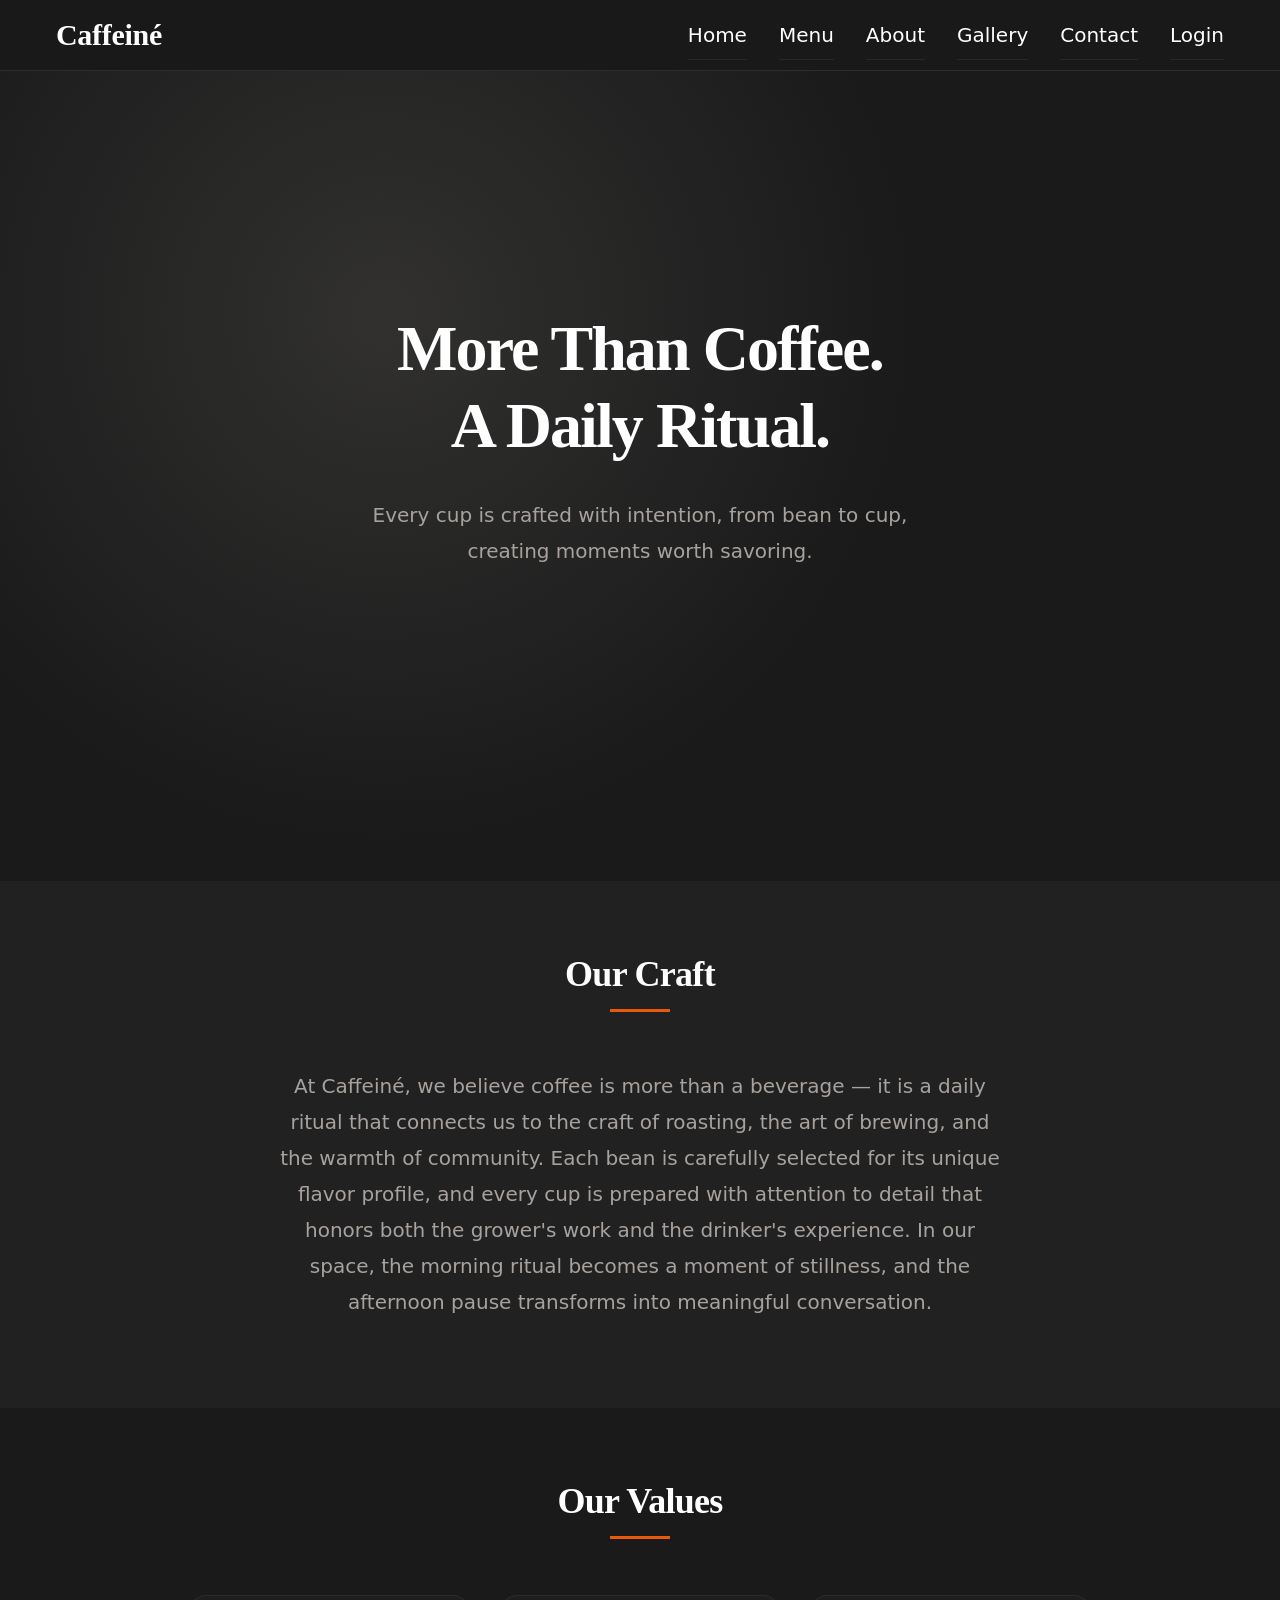
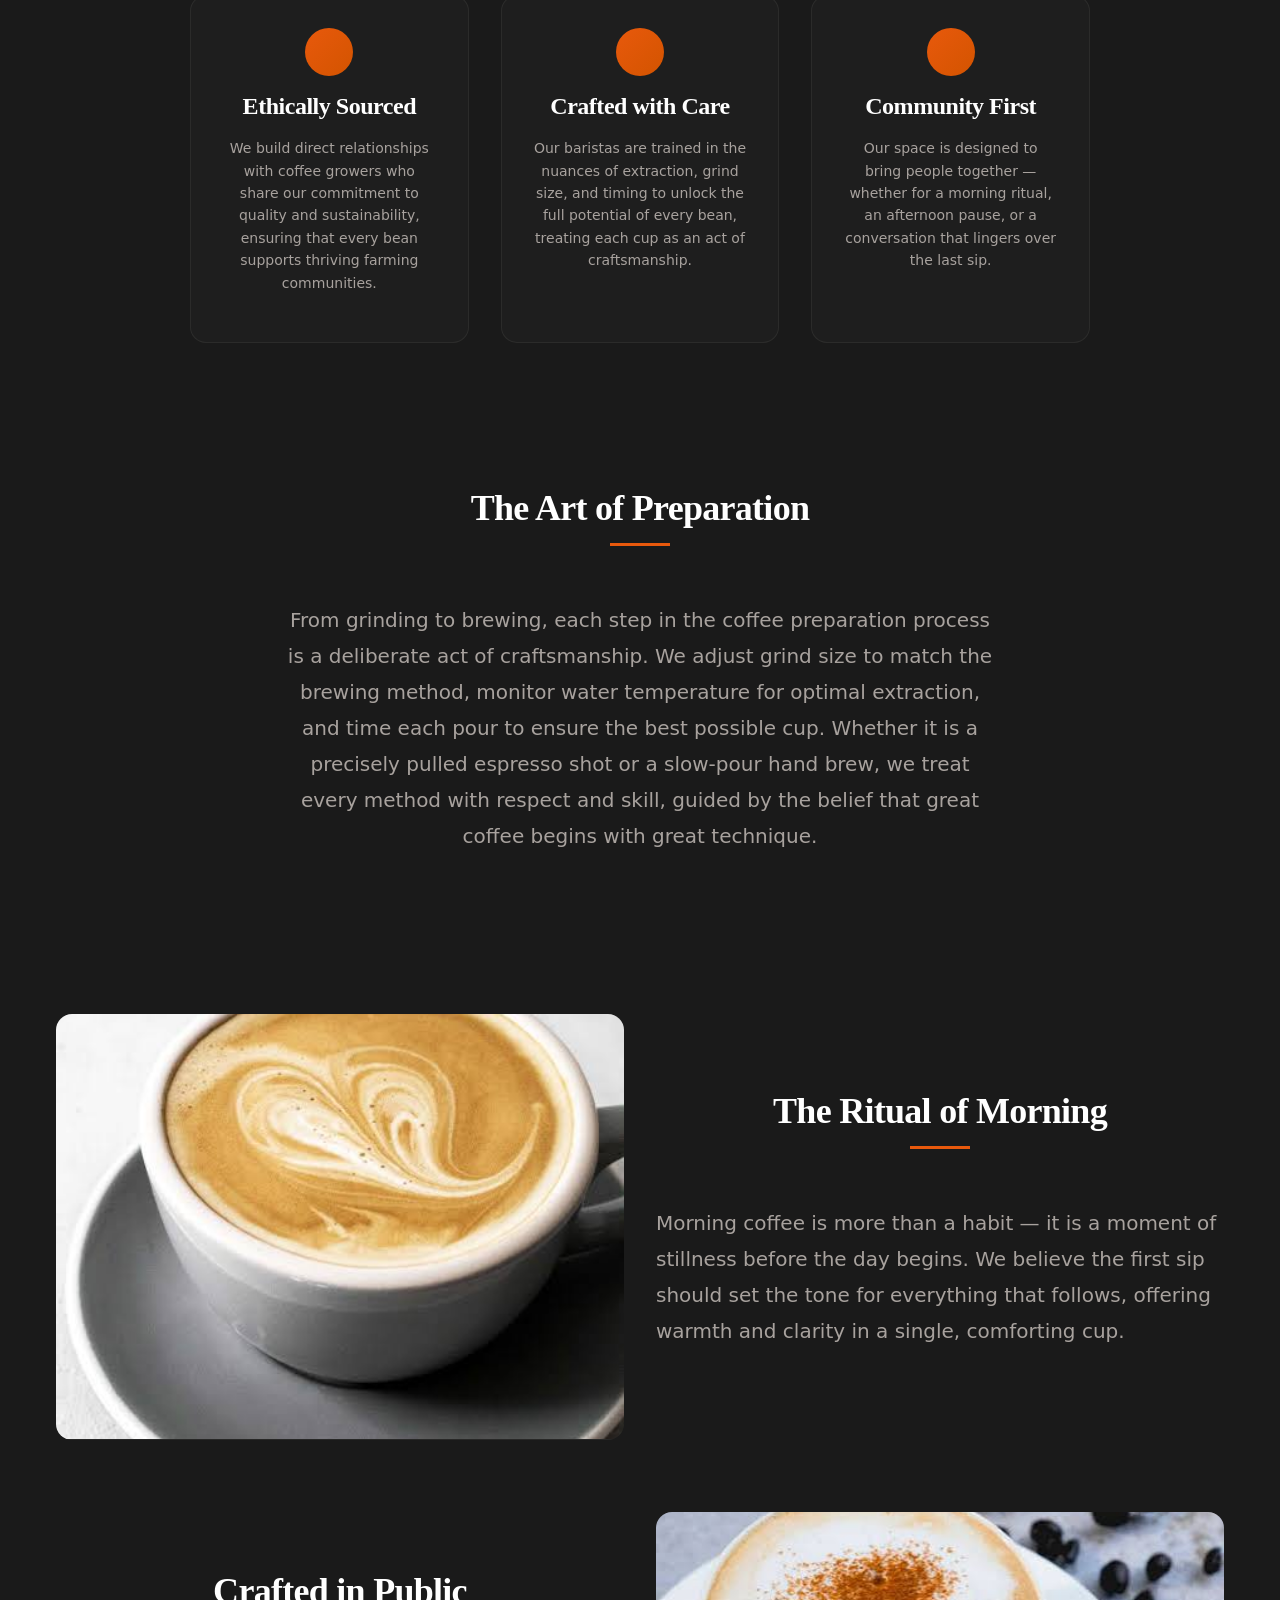
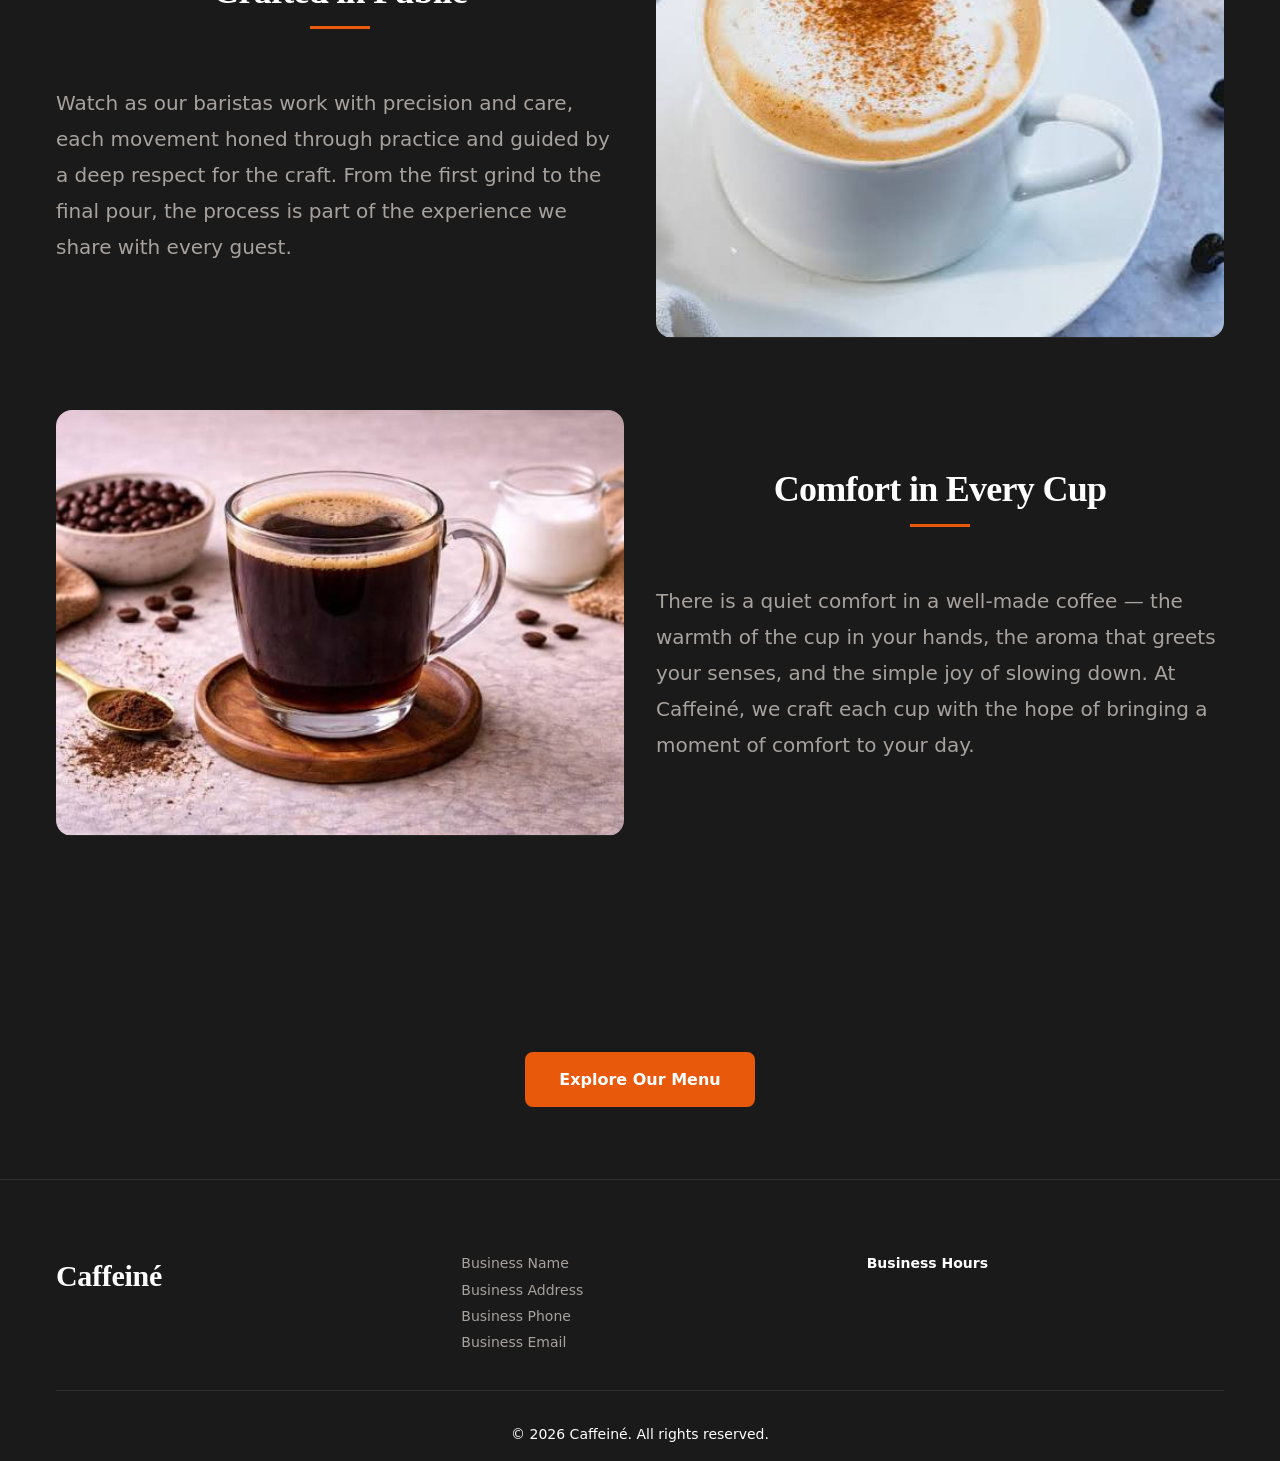
<file: caffeine-website/about.html>
<!DOCTYPE html>
<html lang="en" data-color-primary="#E8590C" data-color-dark="#1A1A1A" data-color-cream="#FFF7ED" data-color-light="#FFFFFF" data-color-secondary="#A8A29E">
<head>
    <meta charset="UTF-8">
    <meta name="viewport" content="width=device-width, initial-scale=1.0">
    <title>About | Caffeiné</title>
    <link rel="stylesheet" href="css/style.css">
</head>
<body>
    <header class="site-header">
        <div class="container">
            <a href="index.html" class="logo" aria-label="Caffeiné - Return to homepage">Caffeiné</a>
            <nav class="site-nav">
                <button class="menu-toggle" aria-controls="primary-navigation" aria-expanded="false" aria-label="Toggle navigation menu">
                    <span class="menu-toggle-bar" aria-hidden="true"></span>
                    <span class="menu-toggle-bar" aria-hidden="true"></span>
                    <span class="menu-toggle-bar" aria-hidden="true"></span>
                    <span class="menu-toggle-text" aria-hidden="true">Menu</span>
                </button>
                <ul id="primary-navigation" class="nav-list">
                    <li class="nav-item"><a href="index.html" class="nav-link">Home</a></li>
                    <li class="nav-item"><a href="menu.html" class="nav-link">Menu</a></li>
                    <li class="nav-item"><a href="about.html" class="nav-link">About</a></li>
                    <li class="nav-item"><a href="gallery.html" class="nav-link">Gallery</a></li>
                    <li class="nav-item"><a href="contact.html" class="nav-link">Contact</a></li>
                    <li class="nav-item"><a href="login.html" class="nav-link">Login</a></li>
                </ul>
            </nav>
        </div>
    </header>

    <main>
        <section class="hero">
            <div class="container">
                <div class="hero-content">
                    <h1 class="hero-title">More Than Coffee.<br>A Daily Ritual.</h1>
                    <p class="hero-subtitle">Every cup is crafted with intention, from bean to cup, creating moments worth savoring.</p>
                </div>
            </div>
        </section>

        <section class="brand-introduction">
            <div class="container">
                <div class="brand-content">
                    <h2 class="section-title">Our Craft</h2>
                    <p class="brand-text">At Caffeiné, we believe coffee is more than a beverage — it is a daily ritual that connects us to the craft of roasting, the art of brewing, and the warmth of community. Each bean is carefully selected for its unique flavor profile, and every cup is prepared with attention to detail that honors both the grower's work and the drinker's experience. In our space, the morning ritual becomes a moment of stillness, and the afternoon pause transforms into meaningful conversation.</p>
                </div>
            </div>
        </section>

        <section class="why-choose">
            <div class="container">
                <h2 class="section-title">Our Values</h2>
                <ul class="features-list">
                    <li class="feature-item">
                        <span class="feature-icon" aria-hidden="true"></span>
                        <h3 class="feature-title">Ethically Sourced</h3>
                        <p class="feature-text">We build direct relationships with coffee growers who share our commitment to quality and sustainability, ensuring that every bean supports thriving farming communities.</p>
                    </li>
                    <li class="feature-item">
                        <span class="feature-icon" aria-hidden="true"></span>
                        <h3 class="feature-title">Crafted with Care</h3>
                        <p class="feature-text">Our baristas are trained in the nuances of extraction, grind size, and timing to unlock the full potential of every bean, treating each cup as an act of craftsmanship.</p>
                    </li>
                    <li class="feature-item">
                        <span class="feature-icon" aria-hidden="true"></span>
                        <h3 class="feature-title">Community First</h3>
                        <p class="feature-text">Our space is designed to bring people together — whether for a morning ritual, an afternoon pause, or a conversation that lingers over the last sip.</p>
                    </li>
                </ul>
            </div>
        </section>

        <section class="preparation">
            <div class="container">
                <h2 class="section-title">The Art of Preparation</h2>
                <div class="brand-content">
                    <p class="brand-text">From grinding to brewing, each step in the coffee preparation process is a deliberate act of craftsmanship. We adjust grind size to match the brewing method, monitor water temperature for optimal extraction, and time each pour to ensure the best possible cup. Whether it is a precisely pulled espresso shot or a slow-pour hand brew, we treat every method with respect and skill, guided by the belief that great coffee begins with great technique.</p>
                </div>
            </div>
        </section>

        <section class="about-alternating">
            <div class="container">
                <div class="about-alternating-item">
                    <div class="about-image">
                        <img src="assets/images/products/latte.png" alt="Latte in hand" class="drink-image" loading="lazy">
                    </div>
                    <div class="about-text">
                        <h2 class="section-title">The Ritual of Morning</h2>
                        <p class="brand-text">Morning coffee is more than a habit — it is a moment of stillness before the day begins. We believe the first sip should set the tone for everything that follows, offering warmth and clarity in a single, comforting cup.</p>
                    </div>
                </div>
                <div class="about-alternating-item about-alternating-item--reverse">
                    <div class="about-image">
                        <img src="assets/images/products/cappuccino.png" alt="Barista crafting a cappuccino" class="drink-image" loading="lazy">
                    </div>
                    <div class="about-text">
                        <h2 class="section-title">Crafted in Public</h2>
                        <p class="brand-text">Watch as our baristas work with precision and care, each movement honed through practice and guided by a deep respect for the craft. From the first grind to the final pour, the process is part of the experience we share with every guest.</p>
                    </div>
                </div>
                <div class="about-alternating-item">
                    <div class="about-image">
                        <img src="assets/images/products/americano.png" alt="Americano with steam rising" class="drink-image" loading="lazy">
                    </div>
                    <div class="about-text">
                        <h2 class="section-title">Comfort in Every Cup</h2>
                        <p class="brand-text">There is a quiet comfort in a well-made coffee — the warmth of the cup in your hands, the aroma that greets your senses, and the simple joy of slowing down. At Caffeiné, we craft each cup with the hope of bringing a moment of comfort to your day.</p>
                    </div>
                </div>
            </div>
        </section>

        <section class="about-cta">
            <div class="container">
                <div class="hero-actions">
                    <a href="menu.html" class="btn btn-primary">Explore Our Menu</a>
                </div>
            </div>
        </section>
    </main>

    <footer class="site-footer">
        <div class="container">
            <div class="footer-content">
                <div class="footer-branding">
                    <p class="footer-logo">Caffeiné</p>
                </div>
                <div class="footer-info">
                    <p class="footer-business-name" data-config="business-name">Business Name</p>
                    <p class="footer-address" data-config="address">Business Address</p>
                    <p class="footer-phone" data-config="phone">Business Phone</p>
                    <p class="footer-email" data-config="email">Business Email</p>
                </div>
                <div class="footer-hours">
                    <p class="footer-hours-label" data-config="hours">Business Hours</p>
                </div>
            </div>
            <div class="footer-bottom">
                <p>&copy; <span id="current-year"></span> Caffeiné. All rights reserved.</p>
            </div>
        </div>
    </footer>

    <script src="js/main.js" defer></script>
</body>
</html>
</file>
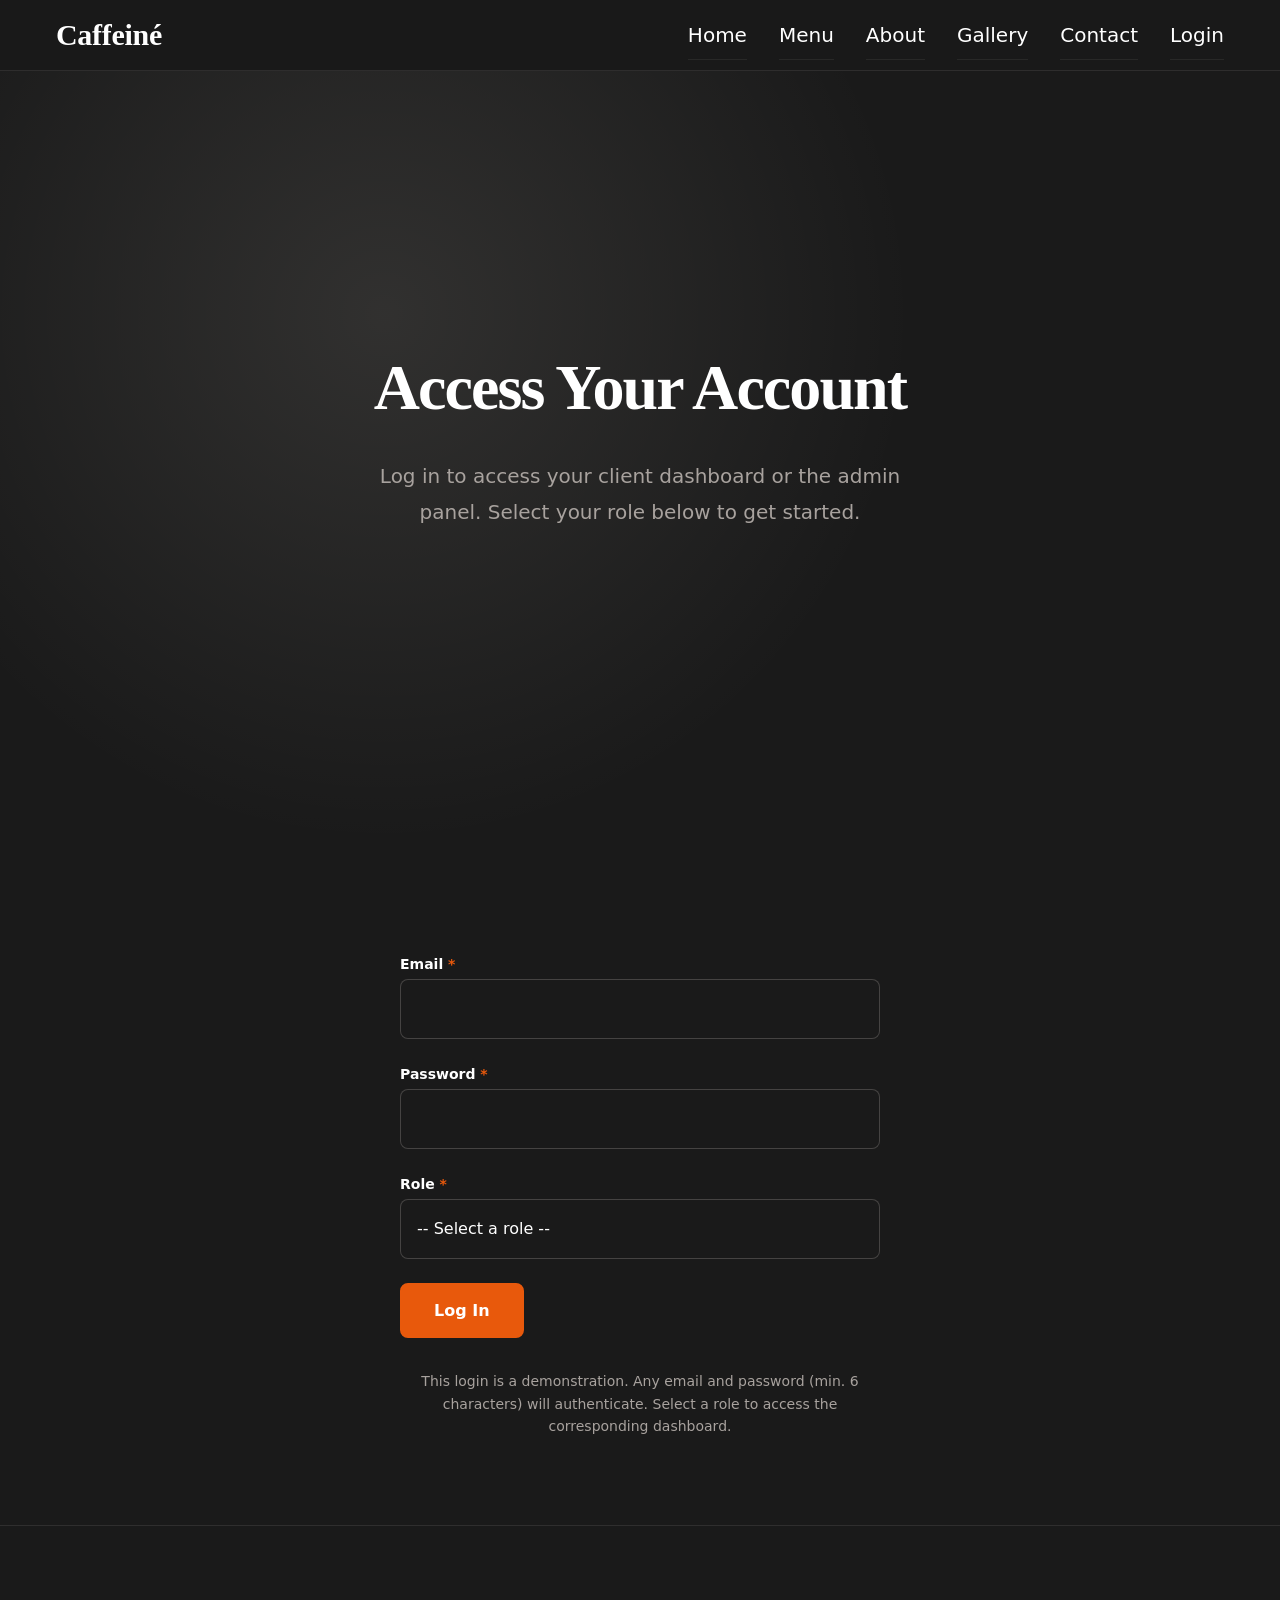
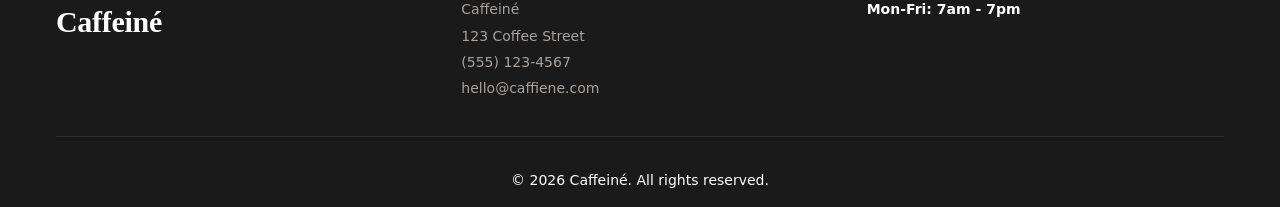
<file: caffeine-website/admin.html>
<!DOCTYPE html>
<html lang="en" data-color-primary="#E8590C" data-color-dark="#1A1A1A" data-color-cream="#FFF7ED" data-color-light="#FFFFFF" data-color-secondary="#A8A29E">
<head>
    <meta charset="UTF-8">
    <meta name="viewport" content="width=device-width, initial-scale=1.0">
    <title>Admin Dashboard | Caffeiné</title>
    <link rel="stylesheet" href="css/style.css">
</head>
<body data-requires-auth="admin">
    <header class="site-header">
        <div class="container">
            <a href="index.html" class="logo" aria-label="Caffeiné - Return to homepage">Caffeiné</a>
            <nav class="site-nav">
                <button class="menu-toggle" aria-controls="primary-navigation" aria-expanded="false" aria-label="Toggle navigation menu">
                    <span class="menu-toggle-bar" aria-hidden="true"></span>
                    <span class="menu-toggle-bar" aria-hidden="true"></span>
                    <span class="menu-toggle-bar" aria-hidden="true"></span>
                    <span class="menu-toggle-text" aria-hidden="true">Menu</span>
                </button>
                <ul id="primary-navigation" class="nav-list">
                    <li class="nav-item"><a href="index.html" class="nav-link">Home</a></li>
                    <li class="nav-item"><a href="menu.html" class="nav-link">Menu</a></li>
                    <li class="nav-item"><a href="about.html" class="nav-link">About</a></li>
                    <li class="nav-item"><a href="gallery.html" class="nav-link">Gallery</a></li>
                    <li class="nav-item"><a href="contact.html" class="nav-link">Contact</a></li>
                    <li class="nav-item"><a href="login.html" class="nav-link">Login</a></li>
                </ul>
            </nav>
        </div>
    </header>

    <main>
        <section class="hero">
            <div class="container">
                <div class="hero-content">
                    <h1 class="hero-title">Admin Dashboard</h1>
                    <p class="hero-subtitle">Manage your café operations from here.</p>
                </div>
            </div>
        </section>

        <section class="admin-section">
            <div class="container">
                        <div class="dashboard-controls">
                    <button class="btn btn-outline" id="logout-btn" type="button">Log Out</button>
                </div>

                <div class="dashboard-grid">
                    <div class="dashboard-card">
                        <h3 class="dashboard-title">Orders</h3>
                        <p class="dashboard-text">No pending orders — placeholder for demonstration.</p>
                    </div>
                    <div class="dashboard-card">
                        <h3 class="dashboard-title">Menu Management</h3>
                        <p class="dashboard-text">9 products configured — placeholder for demonstration.</p>
                    </div>
                    <div class="dashboard-card">
                        <h3 class="dashboard-title">Gallery</h3>
                        <p class="dashboard-text">9 gallery items displayed — placeholder for demonstration.</p>
                    </div>
                </div>
            </div>
        </section>
    </main>

    <footer class="site-footer">
        <div class="container">
            <div class="footer-content">
                <div class="footer-branding">
                    <p class="footer-logo">Caffeiné</p>
                </div>
                <div class="footer-info">
                    <p class="footer-business-name" data-config="business-name">Caffeiné</p>
                    <p class="footer-address" data-config="address">123 Coffee Street</p>
                    <p class="footer-phone" data-config="phone">(555) 123-4567</p>
                    <p class="footer-email" data-config="email">hello@caffiene.com</p>
                </div>
                <div class="footer-hours">
                    <p class="footer-hours-label" data-config="hours">Mon-Fri: 7am - 7pm</p>
                </div>
            </div>
            <div class="footer-bottom">
                <p>&copy; <span id="current-year"></span> Caffeiné. All rights reserved.</p>
            </div>
        </div>
    </footer>

    <script src="js/main.js" defer></script>
    <script src="js/login.js" defer></script>
</body>
</html>
</file>
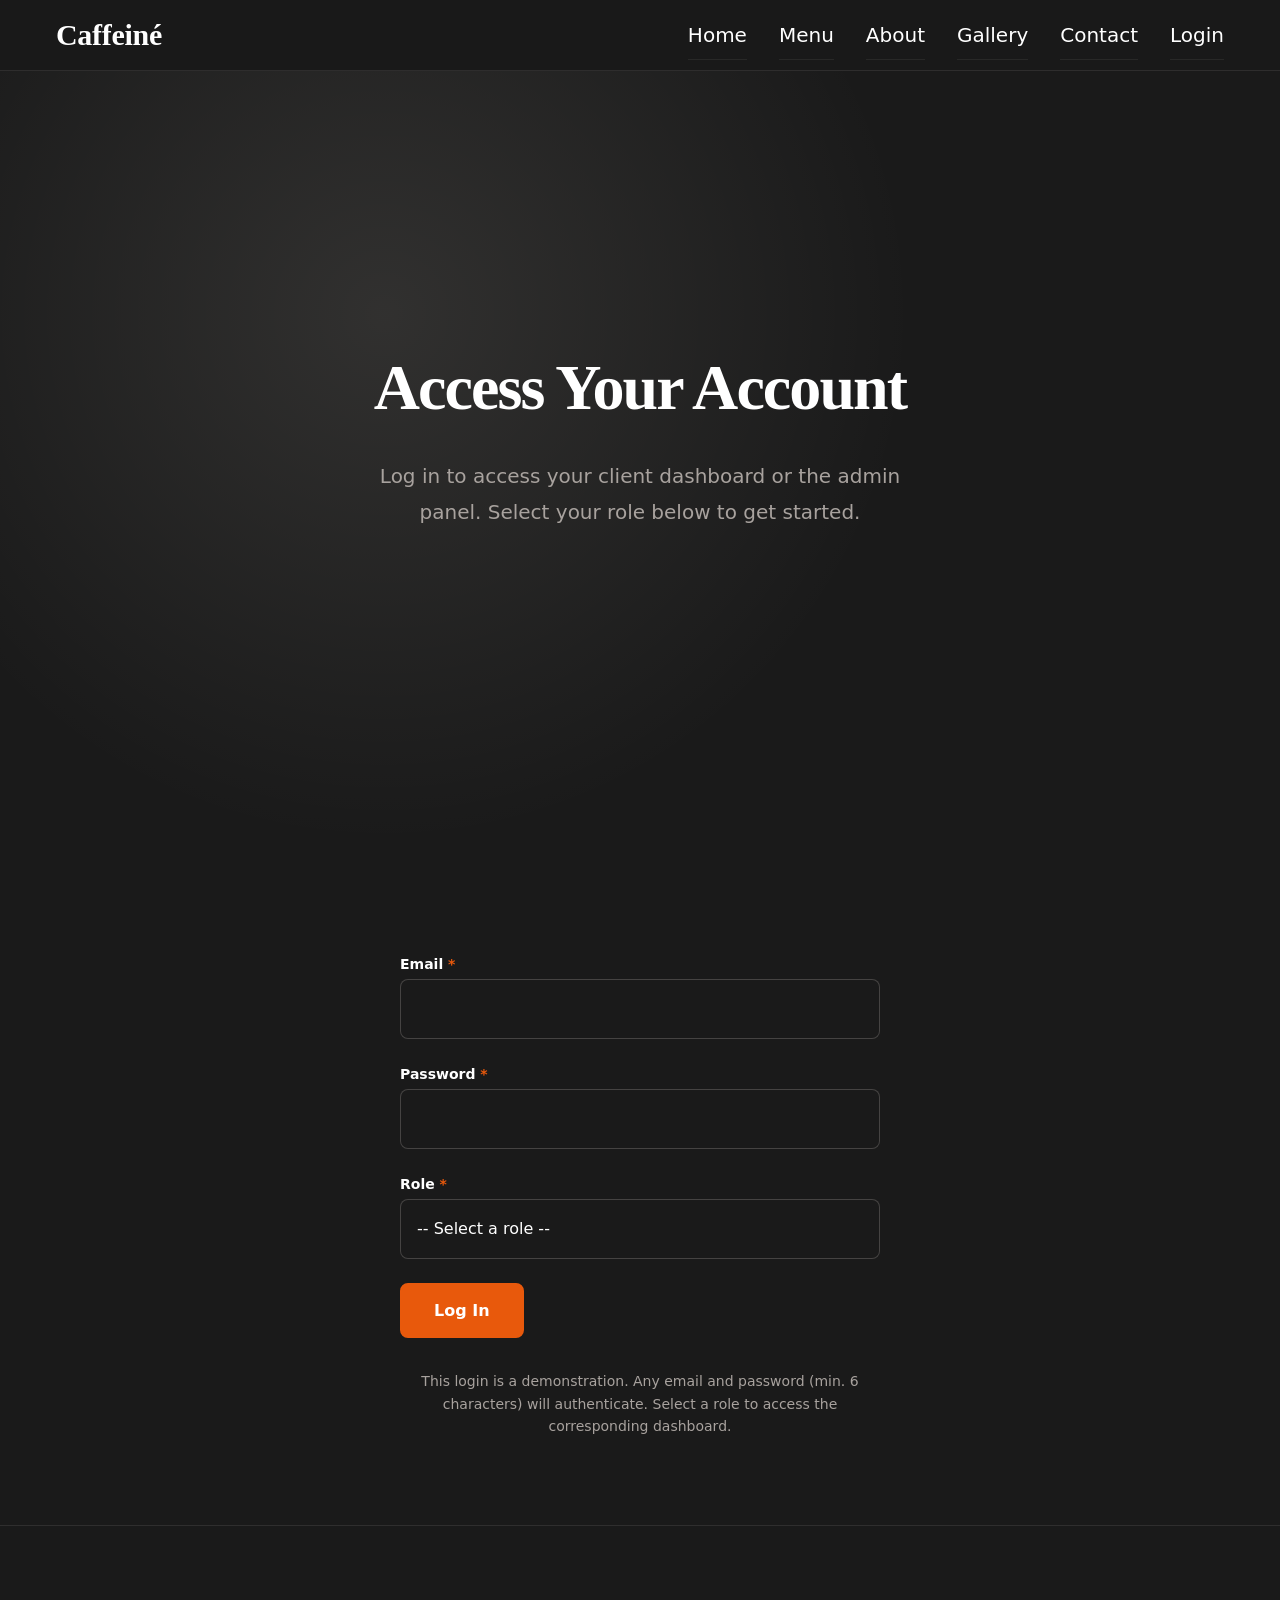
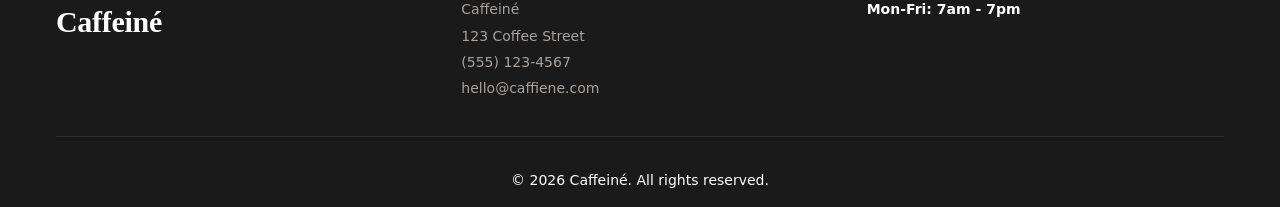
<file: caffeine-website/client.html>
<!DOCTYPE html>
<html lang="en" data-color-primary="#E8590C" data-color-dark="#1A1A1A" data-color-cream="#FFF7ED" data-color-light="#FFFFFF" data-color-secondary="#A8A29E">
<head>
    <meta charset="UTF-8">
    <meta name="viewport" content="width=device-width, initial-scale=1.0">
    <title>Client Dashboard | Caffeiné</title>
    <link rel="stylesheet" href="css/style.css">
</head>
<body data-requires-auth="client">
    <header class="site-header">
        <div class="container">
            <a href="index.html" class="logo" aria-label="Caffeiné - Return to homepage">Caffeiné</a>
            <nav class="site-nav">
                <button class="menu-toggle" aria-controls="primary-navigation" aria-expanded="false" aria-label="Toggle navigation menu">
                    <span class="menu-toggle-bar" aria-hidden="true"></span>
                    <span class="menu-toggle-bar" aria-hidden="true"></span>
                    <span class="menu-toggle-bar" aria-hidden="true"></span>
                    <span class="menu-toggle-text" aria-hidden="true">Menu</span>
                </button>
                <ul id="primary-navigation" class="nav-list">
                    <li class="nav-item"><a href="index.html" class="nav-link">Home</a></li>
                    <li class="nav-item"><a href="menu.html" class="nav-link">Menu</a></li>
                    <li class="nav-item"><a href="about.html" class="nav-link">About</a></li>
                    <li class="nav-item"><a href="gallery.html" class="nav-link">Gallery</a></li>
                    <li class="nav-item"><a href="contact.html" class="nav-link">Contact</a></li>
                    <li class="nav-item"><a href="login.html" class="nav-link">Login</a></li>
                </ul>
            </nav>
        </div>
    </header>

    <main>
        <section class="hero">
            <div class="container">
                <div class="hero-content">
                    <h1 class="hero-title">Welcome Back</h1>
                    <p class="hero-subtitle">Access your orders, preferences, and favorite drinks.</p>
                </div>
            </div>
        </section>

        <section class="client-section">
            <div class="container">
                <div class="dashboard-controls">
                    <button class="btn btn-outline" id="logout-btn" type="button">Log Out</button>
                </div>

                <div class="dashboard-grid">
                    <div class="dashboard-card">
                        <h3 class="dashboard-title">Order History</h3>
                        <p class="dashboard-text">No recent orders — placeholder for demonstration.</p>
                    </div>
                    <div class="dashboard-card">
                        <h3 class="dashboard-title">Saved Preferences</h3>
                        <p class="dashboard-text">No preferences saved yet — placeholder for demonstration.</p>
                    </div>
                    <div class="dashboard-card">
                        <h3 class="dashboard-title">Favorites</h3>
                        <p class="dashboard-text">No favorite drinks yet — placeholder for demonstration.</p>
                    </div>
                </div>
            </div>
        </section>
    </main>

    <footer class="site-footer">
        <div class="container">
            <div class="footer-content">
                <div class="footer-branding">
                    <p class="footer-logo">Caffeiné</p>
                </div>
                <div class="footer-info">
                    <p class="footer-business-name" data-config="business-name">Caffeiné</p>
                    <p class="footer-address" data-config="address">123 Coffee Street</p>
                    <p class="footer-phone" data-config="phone">(555) 123-4567</p>
                    <p class="footer-email" data-config="email">hello@caffiene.com</p>
                </div>
                <div class="footer-hours">
                    <p class="footer-hours-label" data-config="hours">Mon-Fri: 7am - 7pm</p>
                </div>
            </div>
            <div class="footer-bottom">
                <p>&copy; <span id="current-year"></span> Caffeiné. All rights reserved.</p>
            </div>
        </div>
    </footer>

    <script src="js/main.js" defer></script>
    <script src="js/login.js" defer></script>
</body>
</html>
</file>
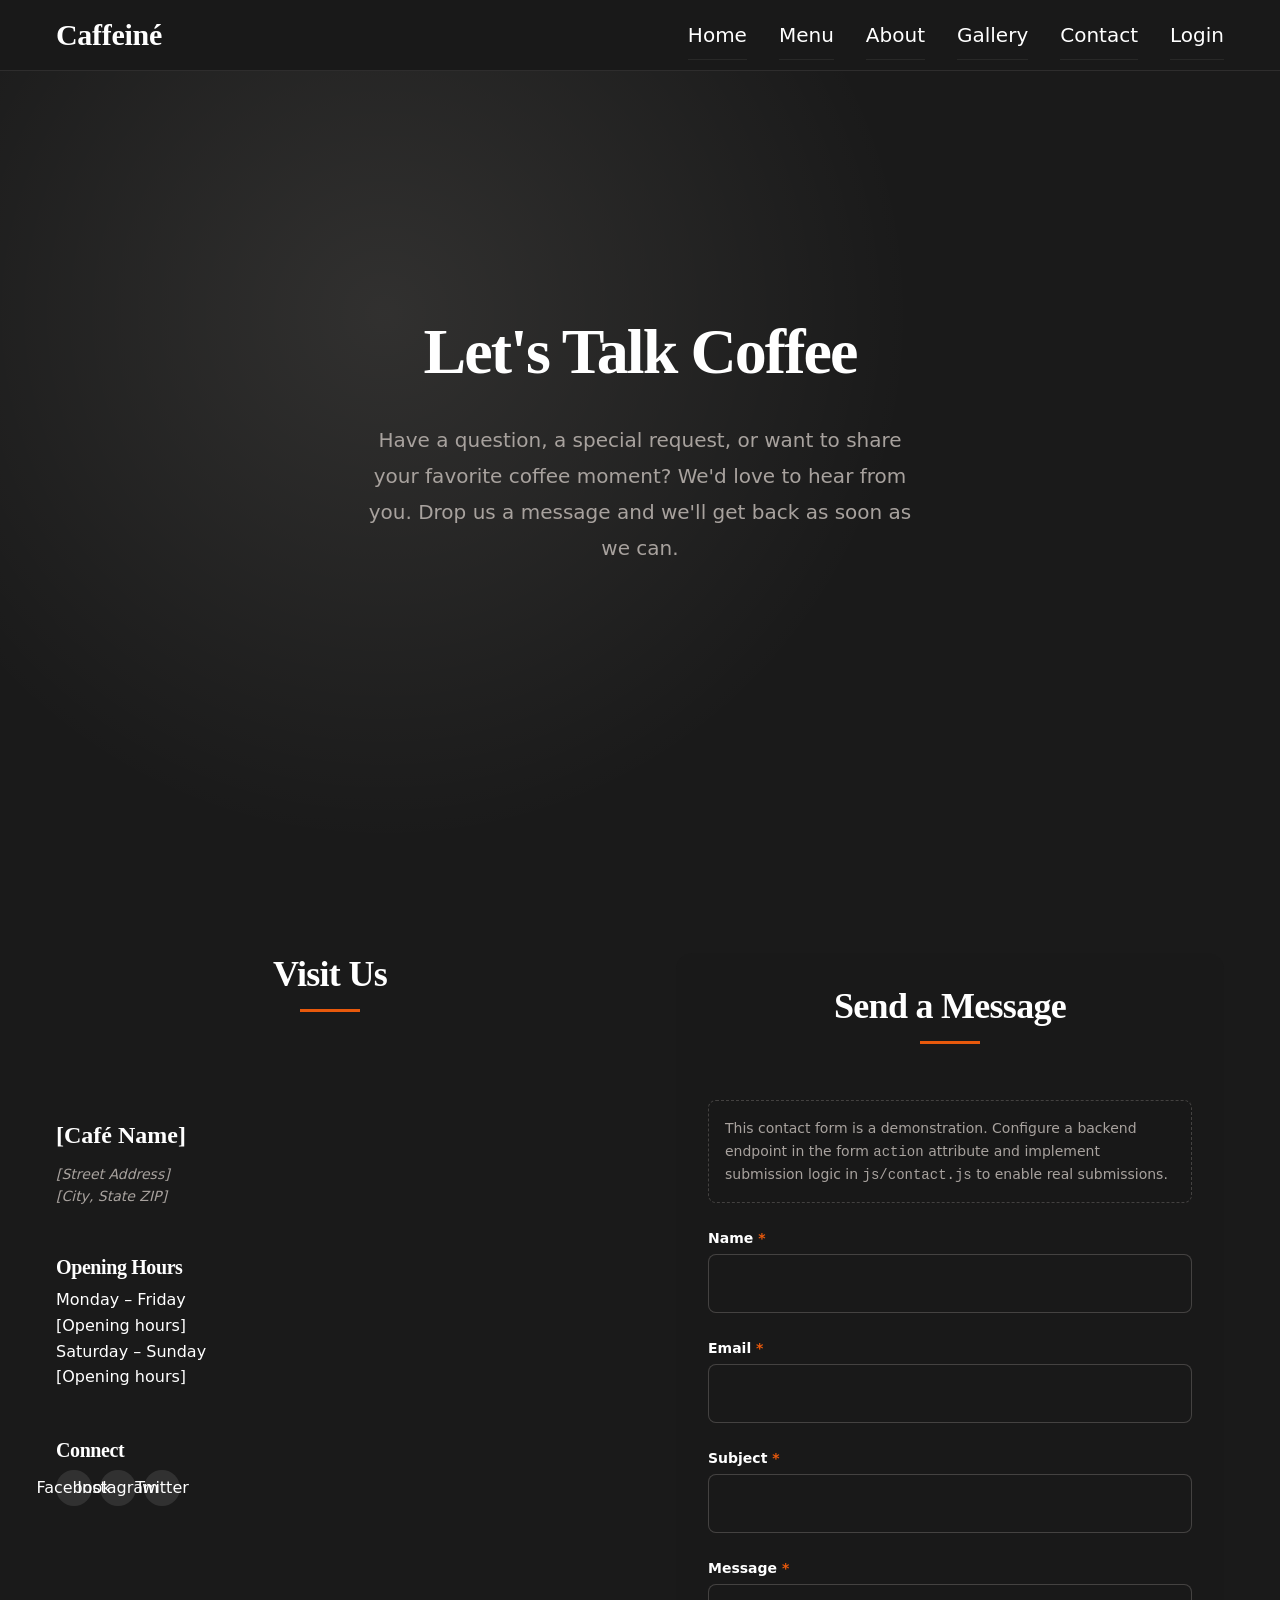
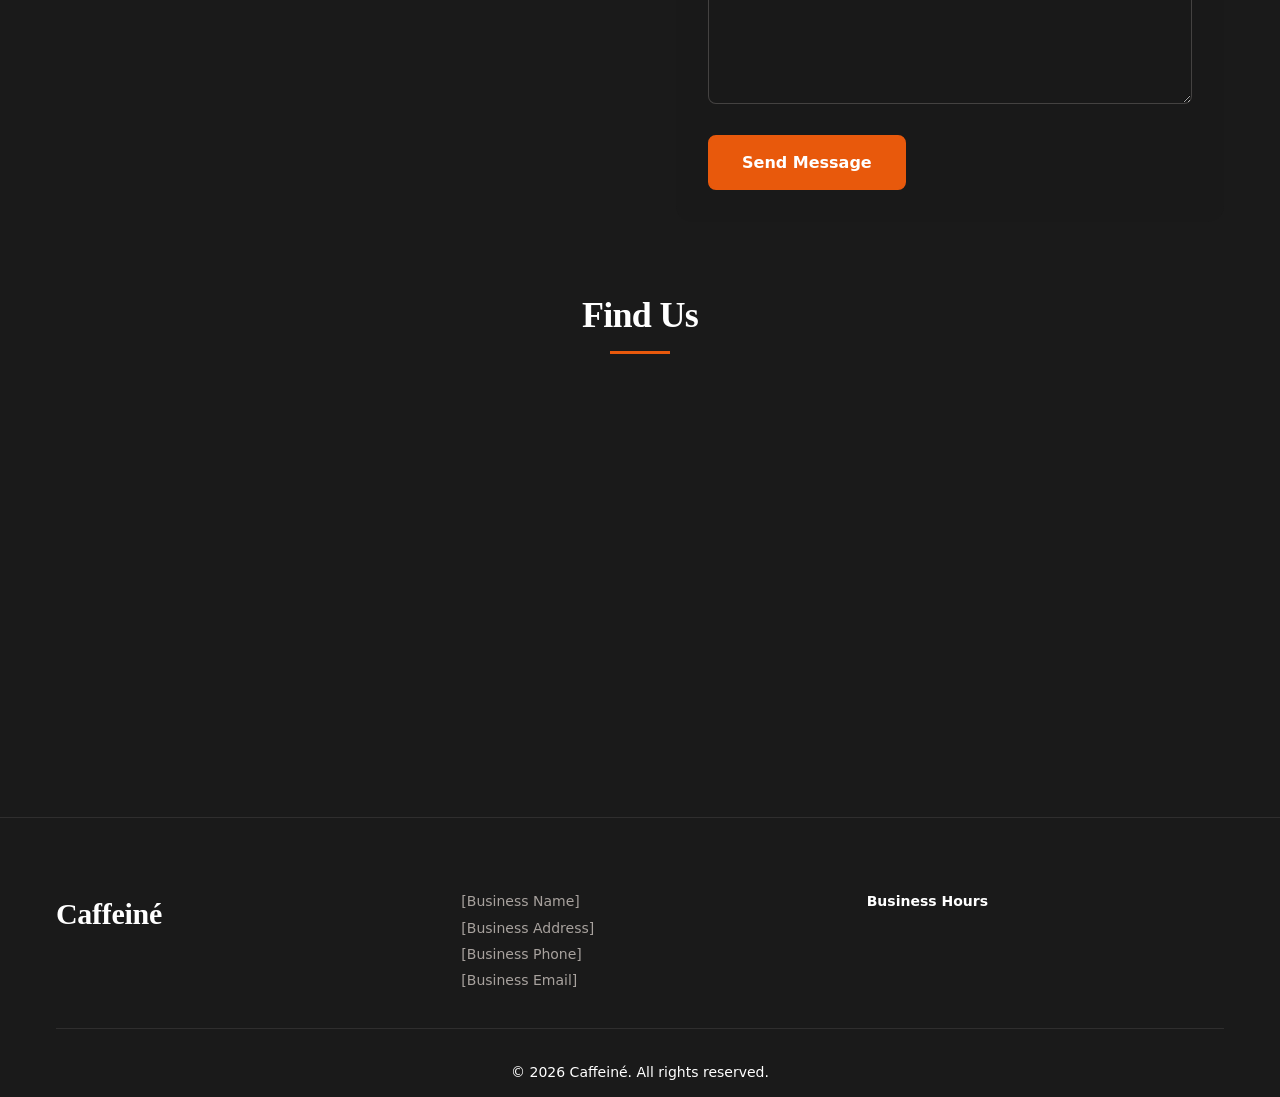
<file: caffeine-website/contact.html>
<!DOCTYPE html>
<html lang="en" data-color-primary="#E8590C" data-color-dark="#1A1A1A" data-color-cream="#FFF7ED" data-color-light="#FFFFFF" data-color-secondary="#A8A29E">
<head>
    <meta charset="UTF-8">
    <meta name="viewport" content="width=device-width, initial-scale=1.0">
    <title>Contact | Caffeiné</title>
    <link rel="stylesheet" href="css/style.css">
</head>
<body>
    <header class="site-header">
        <div class="container">
            <a href="index.html" class="logo" aria-label="Caffeiné - Return to homepage">Caffeiné</a>
            <nav class="site-nav">
                <button class="menu-toggle" aria-controls="primary-navigation" aria-expanded="false" aria-label="Toggle navigation menu">
                    <span class="menu-toggle-bar" aria-hidden="true"></span>
                    <span class="menu-toggle-bar" aria-hidden="true"></span>
                    <span class="menu-toggle-bar" aria-hidden="true"></span>
                    <span class="menu-toggle-text" aria-hidden="true">Menu</span>
                </button>
                <ul id="primary-navigation" class="nav-list">
                    <li class="nav-item"><a href="index.html" class="nav-link">Home</a></li>
                    <li class="nav-item"><a href="menu.html" class="nav-link">Menu</a></li>
                    <li class="nav-item"><a href="about.html" class="nav-link">About</a></li>
                    <li class="nav-item"><a href="gallery.html" class="nav-link">Gallery</a></li>
                    <li class="nav-item"><a href="contact.html" class="nav-link">Contact</a></li>
                    <li class="nav-item"><a href="login.html" class="nav-link">Login</a></li>
                </ul>
            </nav>
        </div>
    </header>

    <main>
        <section class="hero">
            <div class="container">
                <div class="hero-content">
                    <h1 class="hero-title">Let's Talk Coffee</h1>
                    <p class="hero-subtitle">Have a question, a special request, or want to share your favorite coffee moment? We'd love to hear from you. Drop us a message and we'll get back as soon as we can.</p>
                </div>
            </div>
        </section>

        <section class="contact-section">
            <div class="container">
                <div class="contact-layout">
                    <div class="contact-info">
                        <h2 class="section-title">Visit Us</h2>

                        <div class="contact-location" data-config="location">
                            <p class="location-name" data-config="business-name">[Café Name]</p>
                            <address class="location-address" data-config="address">
                                [Street Address]<br>
                                [City, State ZIP]
                            </address>
                        </div>

                        <div class="contact-hours" data-config="hours">
                            <h3 class="contact-subheading">Opening Hours</h3>
                            <dl class="hours-list">
                                <div class="hours-row">
                                    <dt>Monday – Friday</dt>
                                    <dd data-config="hours-weekday">[Opening hours]</dd>
                                </div>
                                <div class="hours-row">
                                    <dt>Saturday – Sunday</dt>
                                    <dd data-config="hours-weekend">[Opening hours]</dd>
                                </div>
                            </dl>
                        </div>

                        <div class="contact-social" data-config="social">
                            <h3 class="contact-subheading">Connect</h3>
                            <ul class="social-list">
                                <li><a href="#" class="social-link" data-config="social-facebook" aria-label="Facebook (placeholder)">Facebook</a></li>
                                <li><a href="#" class="social-link" data-config="social-instagram" aria-label="Instagram (placeholder)">Instagram</a></li>
                                <li><a href="#" class="social-link" data-config="social-twitter" aria-label="Twitter (placeholder)">Twitter</a></li>
                            </ul>
                        </div>
                    </div>

                    <div class="contact-form-wrapper">
                        <h2 class="section-title">Send a Message</h2>

                        <div class="form-status" role="alert" aria-live="assertive" aria-atomic="true">
                            <div class="form-error" id="form-error-message" hidden>
                                <p id="form-error-text"></p>
                            </div>
                            <div class="form-success" id="form-success-message" hidden>
                                <p id="form-success-text"></p>
                            </div>
                        </div>

                        <form class="contact-form" id="contact-form" action="#" method="POST" novalidate>
                            <p class="form-note">This contact form is a demonstration. Configure a backend endpoint in the form <code>action</code> attribute and implement submission logic in <code>js/contact.js</code> to enable real submissions.</p>

                            <div class="form-group">
                                <label for="name" class="form-label">
                                    Name <span class="required-indicator" aria-label="required">*</span>
                                </label>
                                <input type="text" id="name" name="name" class="form-input" required minlength="2" aria-describedby="name-error" aria-required="true">
                                <p id="name-error" class="form-error-text" role="alert" aria-live="polite" hidden></p>
                            </div>

                            <div class="form-group">
                                <label for="email" class="form-label">
                                    Email <span class="required-indicator" aria-label="required">*</span>
                                </label>
                                <input type="email" id="email" name="email" class="form-input" required aria-describedby="email-error" aria-required="true">
                                <p id="email-error" class="form-error-text" role="alert" aria-live="polite" hidden></p>
                            </div>

                            <div class="form-group">
                                <label for="subject" class="form-label">
                                    Subject <span class="required-indicator" aria-label="required">*</span>
                                </label>
                                <input type="text" id="subject" name="subject" class="form-input" required minlength="3" aria-describedby="subject-error" aria-required="true">
                                <p id="subject-error" class="form-error-text" role="alert" aria-live="polite" hidden></p>
                            </div>

                            <div class="form-group">
                                <label for="message" class="form-label">
                                    Message <span class="required-indicator" aria-label="required">*</span>
                                </label>
                                <textarea id="message" name="message" class="form-textarea" required minlength="10" aria-describedby="message-error" aria-required="true"></textarea>
                                <p id="message-error" class="form-error-text" role="alert" aria-live="polite" hidden></p>
                            </div>

                            <button type="submit" class="btn btn-primary">Send Message</button>
                        </form>
                    </div>
                </div>
            </div>
        </section>

        <section class="contact-map">
            <div class="container">
                <h2 class="section-title">Find Us</h2>
                <div class="map-wrapper" data-config="map">
                    <iframe
                        class="map-embed"
                        data-map-src="[CONFIGURE_GOOGLE_MAPS_EMBED_URL]"
                        title="Map placeholder — configure data-map-src with a Google Maps embed URL to display the café location"
                        src="https://maps.google.com/maps?q=placeholder+location&amp;z=15&amp;output=embed"
                        width="100%"
                        height="400"
                        loading="lazy"
                        referrerpolicy="no-referrer-when-downgrade"
                        aria-label="Map placeholder — configure a real Google Maps embed URL"
                    >
                        <p>Your browser does not support embedded maps. Configure a Google Maps embed URL in the <code>data-map-src</code> attribute to display the café location.</p>
                    </iframe>
                </div>
            </div>
        </section>
    </main>

    <footer class="site-footer">
        <div class="container">
            <div class="footer-content">
                <div class="footer-branding">
                    <p class="footer-logo">Caffeiné</p>
                </div>
                <div class="footer-info">
                    <p class="footer-business-name" data-config="business-name">[Business Name]</p>
                    <p class="footer-address" data-config="address">[Business Address]</p>
                    <p class="footer-phone" data-config="phone">[Business Phone]</p>
                    <p class="footer-email" data-config="email">[Business Email]</p>
                </div>
                <div class="footer-hours">
                    <p class="footer-hours-label" data-config="hours">Business Hours</p>
                </div>
            </div>
            <div class="footer-bottom">
                <p>&copy; <span id="current-year"></span> Caffeiné. All rights reserved.</p>
            </div>
        </div>
    </footer>

    <script src="js/main.js" defer></script>
    <script src="js/contact.js" defer></script>
</body>
</html>
</file>
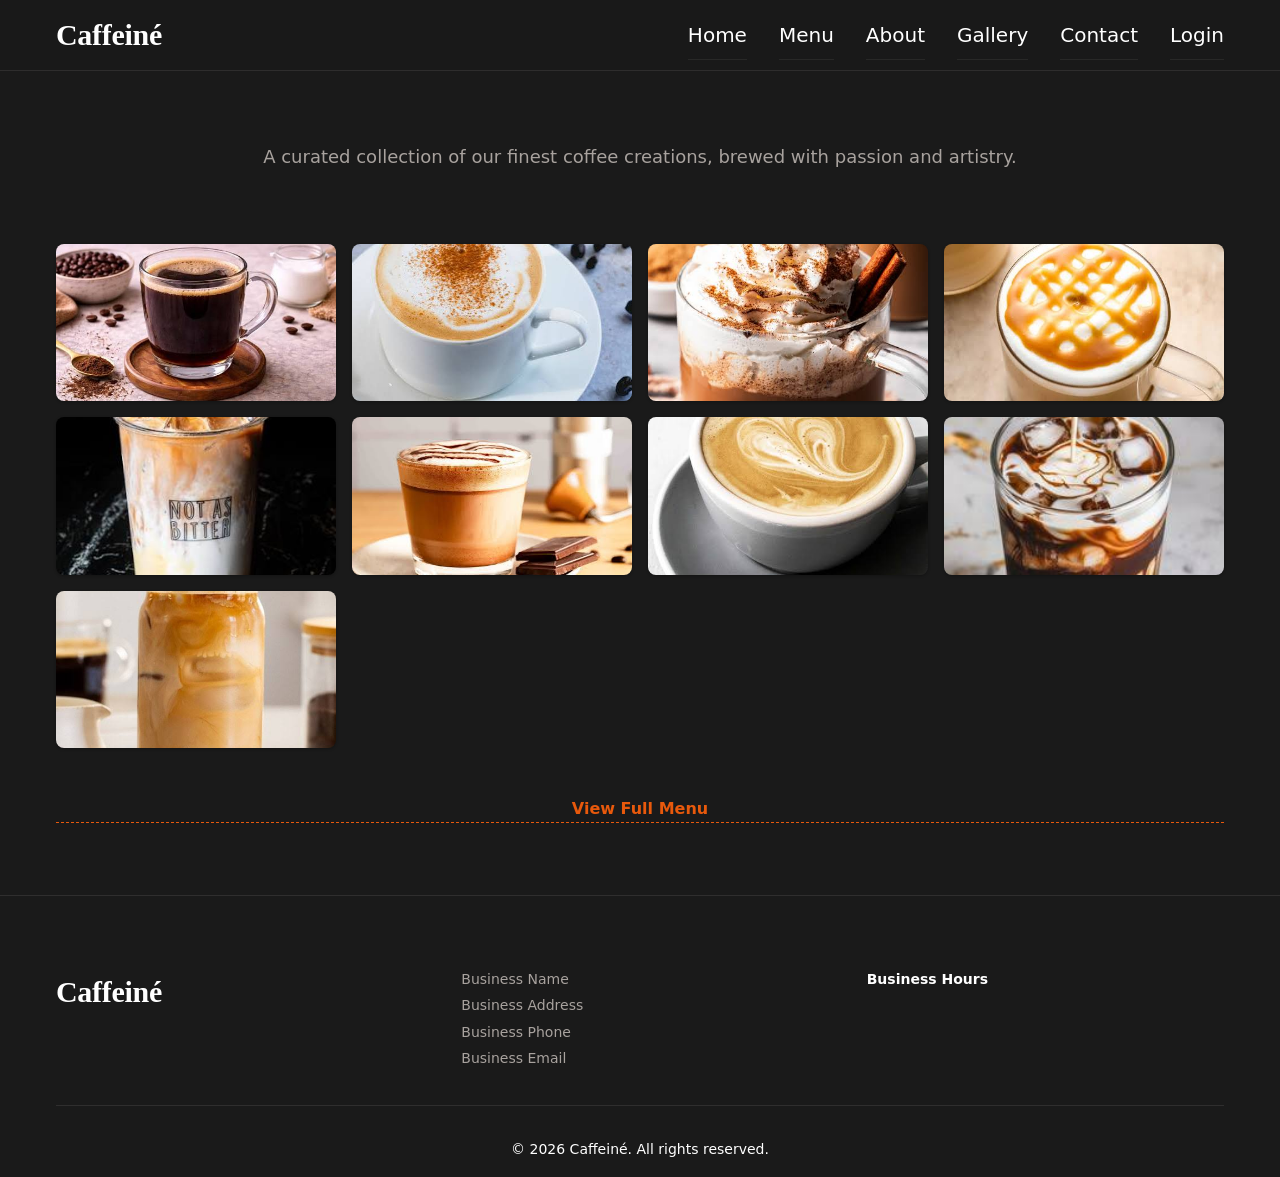
<file: caffeine-website/gallery.html>
<!DOCTYPE html>
<html lang="en" data-color-primary="#E8590C" data-color-dark="#1A1A1A" data-color-cream="#FFF7ED" data-color-light="#FFFFFF" data-color-secondary="#A8A29E">
<head>
    <meta charset="UTF-8">
    <meta name="viewport" content="width=device-width, initial-scale=1.0">
    <title>Gallery | Caffeiné</title>
    <link rel="stylesheet" href="css/style.css">
</head>
<body>
    <header class="site-header">
        <div class="container">
            <a href="index.html" class="logo" aria-label="Caffeiné - Return to homepage">Caffeiné</a>
            <nav class="site-nav">
                <button class="menu-toggle" aria-controls="primary-navigation" aria-expanded="false" aria-label="Toggle navigation menu">
                    <span class="menu-toggle-bar" aria-hidden="true"></span>
                    <span class="menu-toggle-bar" aria-hidden="true"></span>
                    <span class="menu-toggle-bar" aria-hidden="true"></span>
                    <span class="menu-toggle-text" aria-hidden="true">Menu</span>
                </button>
                <ul id="primary-navigation" class="nav-list">
                    <li class="nav-item"><a href="index.html" class="nav-link">Home</a></li>
                    <li class="nav-item"><a href="menu.html" class="nav-link">Menu</a></li>
                    <li class="nav-item"><a href="about.html" class="nav-link">About</a></li>
                    <li class="nav-item"><a href="gallery.html" class="nav-link">Gallery</a></li>
                    <li class="nav-item"><a href="contact.html" class="nav-link">Contact</a></li>
                    <li class="nav-item"><a href="login.html" class="nav-link">Login</a></li>
                </ul>
            </nav>
        </div>
    </header>

    <main id="gallery-root"></main>

    <footer class="site-footer">
        <div class="container">
            <div class="footer-content">
                <div class="footer-branding">
                    <p class="footer-logo">Caffeiné</p>
                </div>
                <div class="footer-info">
                    <p class="footer-business-name" data-config="business-name">Business Name</p>
                    <p class="footer-address" data-config="address">Business Address</p>
                    <p class="footer-phone" data-config="phone">Business Phone</p>
                    <p class="footer-email" data-config="email">Business Email</p>
                </div>
                <div class="footer-hours">
                    <p class="footer-hours-label" data-config="hours">Business Hours</p>
                </div>
            </div>
            <div class="footer-bottom">
                <p>&copy; <span id="current-year"></span> Caffeiné. All rights reserved.</p>
            </div>
        </div>
    </footer>

    <script src="js/main.js" defer></script>
    <script src="js/gallery.js" defer></script>
</body>
</html>
</file>
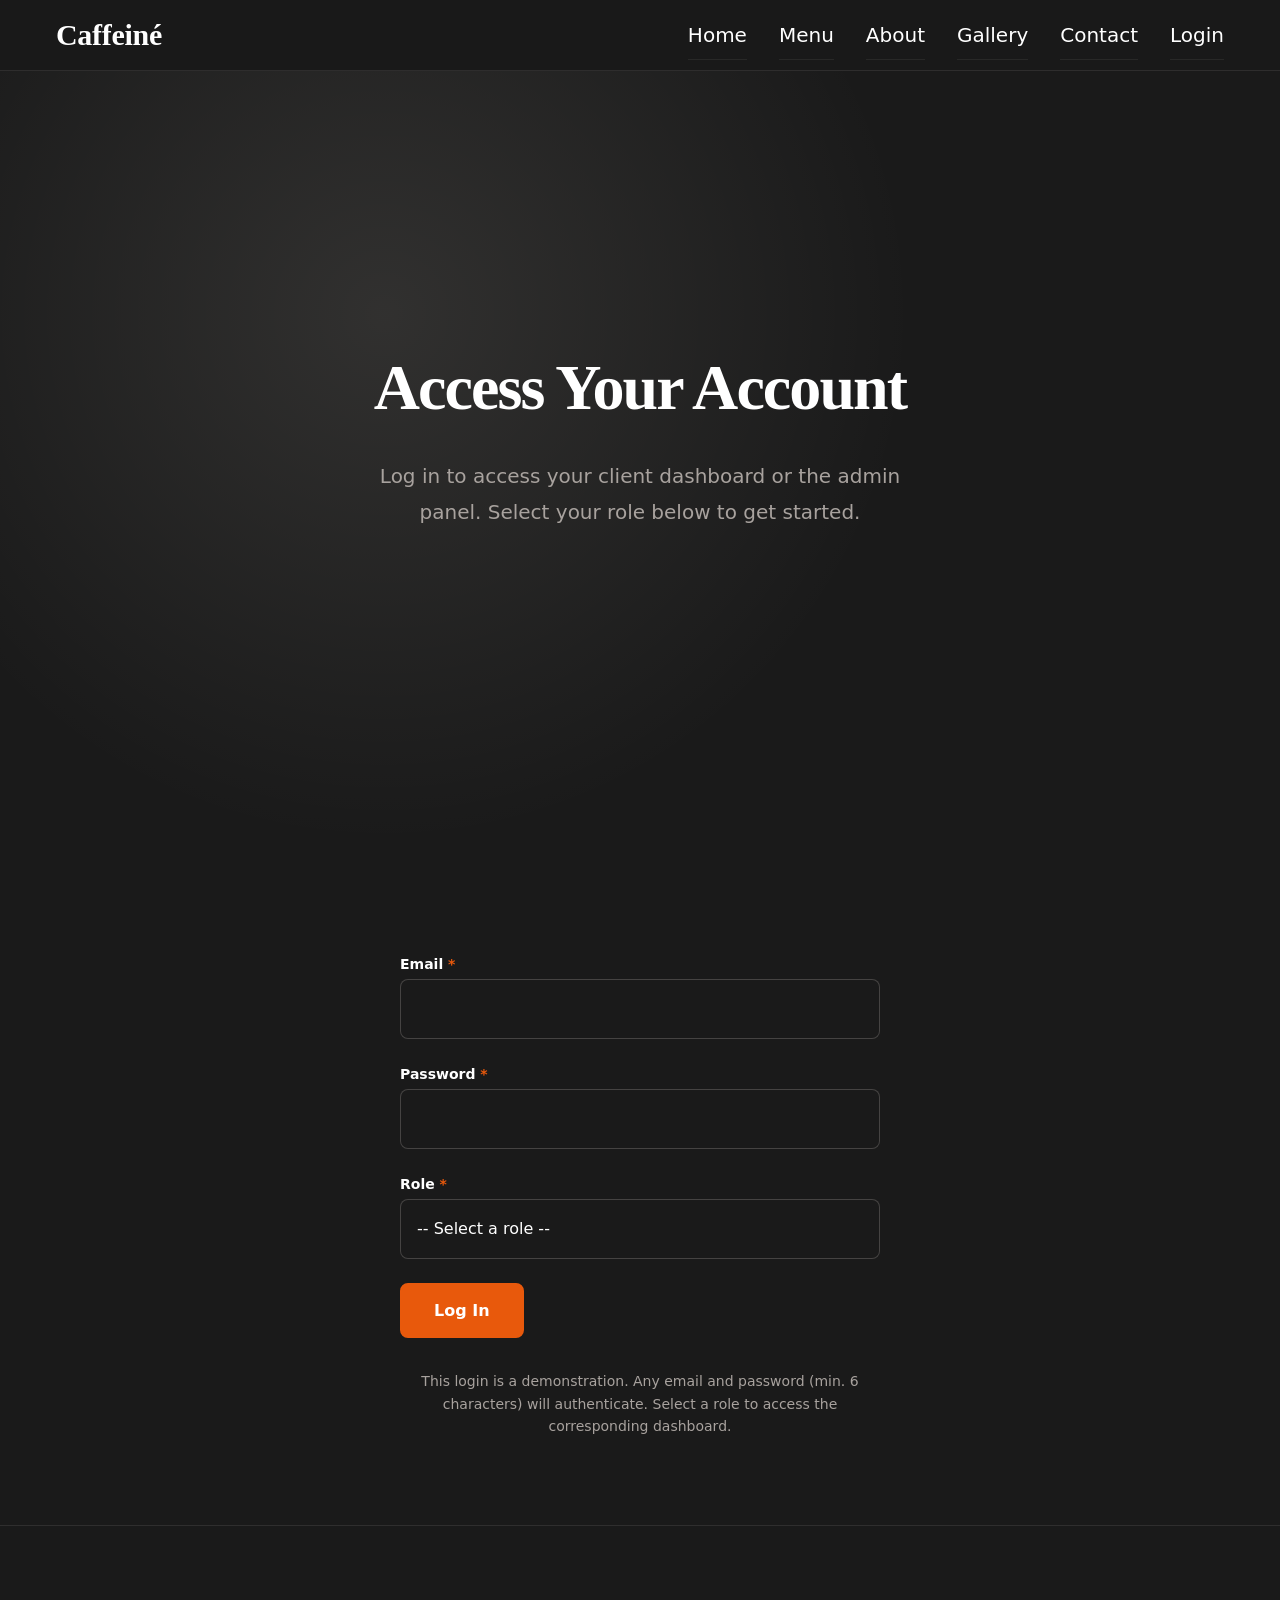
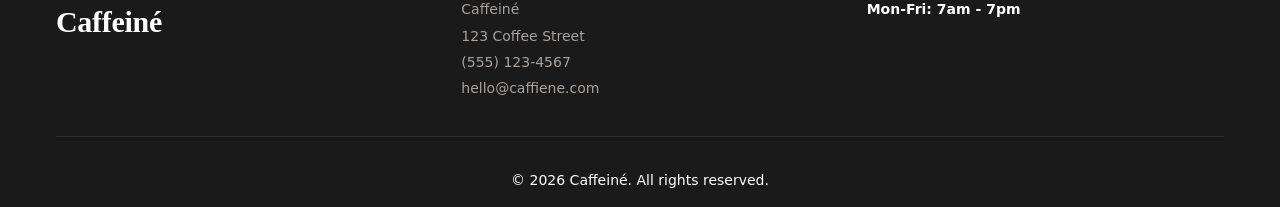
<file: caffeine-website/login.html>
<!DOCTYPE html>
<html lang="en" data-color-primary="#E8590C" data-color-dark="#1A1A1A" data-color-cream="#FFF7ED" data-color-light="#FFFFFF" data-color-secondary="#A8A29E">
<head>
    <meta charset="UTF-8">
    <meta name="viewport" content="width=device-width, initial-scale=1.0">
    <title>Login | Caffeiné</title>
    <link rel="stylesheet" href="css/style.css">
</head>
<body>
    <header class="site-header">
        <div class="container">
            <a href="index.html" class="logo" aria-label="Caffeiné - Return to homepage">Caffeiné</a>
            <nav class="site-nav">
                <button class="menu-toggle" aria-controls="primary-navigation" aria-expanded="false" aria-label="Toggle navigation menu">
                    <span class="menu-toggle-bar" aria-hidden="true"></span>
                    <span class="menu-toggle-bar" aria-hidden="true"></span>
                    <span class="menu-toggle-bar" aria-hidden="true"></span>
                    <span class="menu-toggle-text" aria-hidden="true">Menu</span>
                </button>
                <ul id="primary-navigation" class="nav-list">
                    <li class="nav-item"><a href="index.html" class="nav-link">Home</a></li>
                    <li class="nav-item"><a href="menu.html" class="nav-link">Menu</a></li>
                    <li class="nav-item"><a href="about.html" class="nav-link">About</a></li>
                    <li class="nav-item"><a href="gallery.html" class="nav-link">Gallery</a></li>
                    <li class="nav-item"><a href="contact.html" class="nav-link">Contact</a></li>
                    <li class="nav-item"><a href="login.html" class="nav-link">Login</a></li>
                </ul>
            </nav>
        </div>
    </header>

    <main>
        <section class="hero">
            <div class="container">
                <div class="hero-content">
                    <h1 class="hero-title">Access Your Account</h1>
                    <p class="hero-subtitle">Log in to access your client dashboard or the admin panel. Select your role below to get started.</p>
                </div>
            </div>
        </section>

        <section class="login-section">
            <div class="container">
                <div class="login-wrapper">
                    <form class="login-form" id="login-form" action="#" method="POST" novalidate>
                        <div class="form-status" role="alert" aria-live="assertive" aria-atomic="true">
                            <div class="form-error" id="login-error-message" hidden>
                                <p id="login-error-text"></p>
                            </div>
                        </div>

                        <div class="form-group">
                            <label for="login-email" class="form-label">
                                Email <span class="required-indicator" aria-label="required">*</span>
                            </label>
                            <input type="email" id="login-email" name="email" class="form-input" required aria-describedby="email-error" aria-required="true">
                            <p id="email-error" class="form-error-text" role="alert" aria-live="polite" hidden></p>
                        </div>

                        <div class="form-group">
                            <label for="login-password" class="form-label">
                                Password <span class="required-indicator" aria-label="required">*</span>
                            </label>
                            <input type="password" id="login-password" name="password" class="form-input" required minlength="6" aria-describedby="password-error" aria-required="true">
                            <p id="password-error" class="form-error-text" role="alert" aria-live="polite" hidden></p>
                        </div>

                        <div class="form-group">
                            <label for="login-role" class="form-label">
                                Role <span class="required-indicator" aria-label="required">*</span>
                            </label>
                            <select id="login-role" name="role" class="form-select" required aria-describedby="role-error" aria-required="true">
                                <option value="">-- Select a role --</option>
                                <option value="client">Client</option>
                                <option value="admin">Admin</option>
                            </select>
                            <p id="role-error" class="form-error-text" role="alert" aria-live="polite" hidden></p>
                        </div>

                        <button type="submit" class="btn btn-primary">Log In</button>
                    </form>

                    <p class="login-note">
                        This login is a demonstration. Any email and password (min. 6 characters) will authenticate.
                        Select a role to access the corresponding dashboard.
                    </p>
                </div>
            </div>
        </section>
    </main>

    <footer class="site-footer">
        <div class="container">
            <div class="footer-content">
                <div class="footer-branding">
                    <p class="footer-logo">Caffeiné</p>
                </div>
                <div class="footer-info">
                    <p class="footer-business-name" data-config="business-name">Caffeiné</p>
                    <p class="footer-address" data-config="address">123 Coffee Street</p>
                    <p class="footer-phone" data-config="phone">(555) 123-4567</p>
                    <p class="footer-email" data-config="email">hello@caffiene.com</p>
                </div>
                <div class="footer-hours">
                    <p class="footer-hours-label" data-config="hours">Mon-Fri: 7am - 7pm</p>
                </div>
            </div>
            <div class="footer-bottom">
                <p>&copy; <span id="current-year"></span> Caffeiné. All rights reserved.</p>
            </div>
        </div>
    </footer>

    <script src="js/main.js" defer></script>
    <script src="js/login.js" defer></script>
</body>
</html>
</file>
<file: caffeine-website/css/style.css>
/* ============================================================
   Root Variables & Color Palette
   ============================================================ */
:root {
  --color-primary: #E8590C;
  --color-dark: #1A1A1A;
  --color-cream: #FFF7ED;
  --color-light: #FFFFFF;
  --color-secondary: #A8A29E;

  --color-primary-hover: #D35400;
  --color-dark-overlay: rgba(26, 26, 26, 0.92);
  --color-cream-overlay: rgba(255, 247, 237, 0.1);

  --font-sans: system-ui, -apple-system, BlinkMacSystemFont, "Segoe UI",
    Roboto, "Inter", "Helvetica Neue", Arial, sans-serif;
  --font-serif: "Playfair Display", Georgia, "Times New Roman", Times, serif;

  --font-xs: 0.75rem;
  --font-sm: 0.875rem;
  --font-base: 1rem;
  --font-md: 1.125rem;
  --font-lg: 1.25rem;
  --font-xl: 1.5rem;
  --font-2xl: 1.875rem;
  --font-3xl: 2.25rem;
  --font-4xl: 3rem;
  --font-5xl: 3.5rem;

  --spacing-xs: 0.25rem;
  --spacing-sm: 0.5rem;
  --spacing-md: 1rem;
  --spacing-lg: 1.5rem;
  --spacing-xl: 2rem;
  --spacing-2xl: 3rem;
  --spacing-3xl: 4.5rem;

  --radius-sm: 4px;
  --radius-md: 8px;
  --radius-lg: 16px;
  --radius-full: 9999px;

  --shadow-sm: 0 1px 3px rgba(0, 0, 0, 0.3);
  --shadow-md: 0 4px 12px rgba(0, 0, 0, 0.35);
  --shadow-lg: 0 10px 30px rgba(0, 0, 0, 0.45);
  --shadow-xl: 0 20px 40px rgba(0, 0, 0, 0.5);

  --line-height-tight: 1.2;
  --line-height-normal: 1.6;
  --line-height-loose: 1.8;

  --transition-fast: 150ms ease;
  --transition-normal: 300ms ease;
  --transition-slow: 500ms cubic-bezier(0.25, 0.46, 0.45, 0.94);
}

/* ============================================================
   Reset & Base Styles
   ============================================================ */
*, *::before, *::after {
  box-sizing: border-box;
  margin: 0;
  padding: 0;
}

html {
  scroll-behavior: smooth;
  overflow-x: hidden;
  font-size: 16px;
}

body {
  font-family: var(--font-sans);
  font-size: var(--font-base);
  line-height: var(--line-height-normal);
  color: var(--color-light);
  background-color: var(--color-dark);
  -webkit-font-smoothing: antialiased;
  -moz-osx-font-smoothing: grayscale;
  overflow-x: hidden;
}

img, video {
  max-width: 100%;
  height: auto;
  display: block;
}

svg {
  max-width: 100%;
  height: auto;
  display: block;
}

a {
  color: inherit;
  text-decoration: none;
}

button {
  font-family: inherit;
  font-size: inherit;
  cursor: pointer;
  border: none;
  background: none;
}

/* ============================================================
   Typography
   ============================================================ */
h1, h2, h3, h4, h5, h6 {
  font-family: var(--font-serif);
  font-weight: 700;
  line-height: var(--line-height-tight);
  letter-spacing: -0.02em;
  color: var(--color-light);
}

h1 { font-size: var(--font-4xl); }
h2 { font-size: var(--font-3xl); }
h3 { font-size: var(--font-2xl); }
h4 { font-size: var(--font-xl); }
h5 { font-size: var(--font-lg); }
h6 { font-size: var(--font-md); }

p {
  margin-bottom: var(--spacing-md);
  color: var(--color-light);
  line-height: var(--line-height-normal);
}

a {
  color: var(--color-primary);
  transition: color var(--transition-fast);
}

a:hover,
a:focus {
  color: var(--color-primary-hover);
}

ul, ol {
  list-style: none;
}

blockquote {
  font-family: var(--font-serif);
  font-style: italic;
  position: relative;
}

blockquote::before {
  content: """;
  position: absolute;
  top: -1rem;
  left: -0.5rem;
  font-size: 4rem;
  font-family: var(--font-serif);
  color: var(--color-primary);
  line-height: 1;
  opacity: 0.3;
}

/* ============================================================
   Layout Utilities
   ============================================================ */
.container {
  max-width: 1200px;
  margin: 0 auto;
  padding: 0 var(--spacing-md);
  width: 100%;
}

.section-title {
  text-align: center;
  margin-bottom: var(--spacing-3xl);
  font-size: var(--font-3xl);
  position: relative;
  display: block;
  width: 100%;
}

.section-title::after {
  content: "";
  position: absolute;
  bottom: -1rem;
  left: 50%;
  transform: translateX(-50%);
  width: 60px;
  height: 3px;
  background-color: var(--color-primary);
}

.text-center { text-align: center; }
.text-right { text-align: right; }
.text-left { text-align: left; }

.visually-hidden {
  position: absolute !important;
  width: 1px !important;
  height: 1px !important;
  padding: 0 !important;
  margin: -1px !important;
  overflow: hidden !important;
  clip: rect(0, 0, 0, 0) !important;
  white-space: nowrap !important;
  border: 0 !important;
}

/* ============================================================
   Header & Navigation
   ============================================================ */
.site-header {
  position: sticky;
  top: 0;
  z-index: 1000;
  background-color: rgba(26, 26, 26, 0.95);
  backdrop-filter: blur(10px);
  border-bottom: 1px solid rgba(168, 162, 158, 0.15);
  transition: background-color var(--transition-fast);
}

.site-header.scrolled {
  background-color: rgba(26, 26, 26, 0.98);
  border-bottom-color: rgba(168, 162, 158, 0.25);
}

.site-header .container {
  display: flex;
  align-items: center;
  justify-content: space-between;
  min-height: 80px;
}

.logo {
  font-family: var(--font-serif);
  font-size: var(--font-2xl);
  font-weight: 700;
  color: var(--color-light);
  letter-spacing: -0.01em;
}

.logo:hover,
.logo:focus {
  color: var(--color-primary);
}

.site-nav {
  display: flex;
  align-items: center;
}

/* Mobile menu toggle */
.menu-toggle {
  display: flex;
  align-items: center;
  gap: var(--spacing-sm);
  background: none;
  border: none;
  cursor: pointer;
  padding: var(--spacing-sm);
  color: var(--color-light);
  font-size: var(--font-sm);
  font-weight: 500;
  transition: color var(--transition-fast);
}

.menu-toggle:hover,
.menu-toggle:focus {
  color: var(--color-primary);
}

.menu-toggle:focus {
  outline: 2px solid var(--color-primary);
  outline-offset: 2px;
  border-radius: var(--radius-sm);
}

.menu-toggle-bar {
  display: block;
  width: 24px;
  height: 2px;
  background-color: var(--color-light);
  border-radius: 2px;
  transition: transform var(--transition-fast), opacity var(--transition-fast);
}

.menu-toggle-text {
  display: inline-block;
  font-size: var(--font-sm);
}

/* Hamburger to X transform when menu is open */
.menu-toggle[aria-expanded="true"] .menu-toggle-bar:nth-child(1) {
  transform: rotate(45deg) translate(5px, 5px);
}

.menu-toggle[aria-expanded="true"] .menu-toggle-bar:nth-child(2) {
  opacity: 0;
}

.menu-toggle[aria-expanded="true"] .menu-toggle-bar:nth-child(3) {
  transform: rotate(-45deg) translate(5px, -5px);
}

/* Off-canvas navigation list (mobile) */
.nav-list {
  position: fixed;
  top: 0;
  right: 0;
  transform: translateX(100%);
  flex-direction: column;
  width: min(320px, 90vw);
  min-width: 280px;
  height: 100vh;
  padding: var(--spacing-3xl) var(--spacing-xl);
  gap: var(--spacing-lg);
  background-color: var(--color-dark);
  border-left: 1px solid rgba(168, 162, 158, 0.15);
  box-shadow: var(--shadow-xl);
  transition: transform var(--transition-slow);
  z-index: 1001;
}

.nav-list.is-open {
  transform: translateX(0);
}

.nav-item {
  margin: 0;
}

.nav-link {
  display: block;
  font-size: var(--font-lg);
  font-weight: 500;
  color: var(--color-light);
  padding: var(--spacing-sm) 0;
  border-bottom: 1px solid rgba(168, 162, 158, 0.1);
  transition: color var(--transition-fast);
}

.nav-link:hover,
.nav-link:focus {
  color: var(--color-primary);
}

.nav-link:focus {
  outline: 2px solid var(--color-primary);
  outline-offset: 2px;
  border-radius: var(--radius-sm);
}

/* Mobile menu backdrop (toggled via JS) */
.nav-backdrop {
  position: fixed;
  inset: 0;
  background-color: rgba(0, 0, 0, 0.5);
  opacity: 0;
  visibility: hidden;
  transition: opacity var(--transition-fast);
  z-index: 999;
  pointer-events: none;
}

.nav-backdrop.is-active {
  opacity: 1;
  visibility: visible;
  pointer-events: auto;
}

/* ============================================================
   Buttons
   ============================================================ */
.btn {
  display: inline-flex;
  align-items: center;
  justify-content: center;
  font-family: var(--font-sans);
  font-weight: 600;
  font-size: var(--font-base);
  padding: var(--spacing-md) var(--spacing-xl);
  border-radius: var(--radius-md);
  border: 2px solid transparent;
  cursor: pointer;
  transition: all var(--transition-fast);
  text-decoration: none;
  line-height: 1.2;
}

.btn:focus {
  outline: 2px solid var(--color-light);
  outline-offset: 3px;
}

.btn-primary {
  background-color: var(--color-primary);
  color: var(--color-light);
  border-color: var(--color-primary);
}

.btn-primary:hover,
.btn-primary:focus {
  background-color: var(--color-primary-hover);
  border-color: var(--color-primary-hover);
  transform: translateY(-2px);
}

.btn-primary:focus {
  outline: 2px solid var(--color-primary);
  outline-offset: 3px;
}

.btn-secondary {
  background-color: transparent;
  color: var(--color-light);
  border-color: var(--color-light);
}

.btn-secondary:hover,
.btn-secondary:focus {
  background-color: var(--color-light);
  color: var(--color-dark);
  transform: translateY(-2px);
}

.btn-secondary:focus {
  outline: 2px solid var(--color-light);
  outline-offset: 3px;
}

.btn-outline {
  background-color: transparent;
  color: var(--color-primary);
  border-color: var(--color-primary);
}

.btn-outline:hover,
.btn-outline:focus {
  background-color: var(--color-primary);
  color: var(--color-dark);
}

/* ============================================================
   Hero Section
   ============================================================ */
.hero {
  position: relative;
  min-height: 85vh;
  display: flex;
  align-items: center;
  justify-content: center;
  text-align: center;
  padding: var(--spacing-3xl) 0;
  overflow: hidden;
}

.hero::before {
  content: "";
  position: absolute;
  inset: 0;
  background: linear-gradient(180deg, var(--color-dark-overlay) 0%, rgba(26, 26, 26, 0.96) 100%);
  z-index: 0;
}

.hero::after {
  content: "";
  position: absolute;
  inset: 0;
  background: radial-gradient(circle at 30% 30%, var(--color-cream-overlay) 0%, transparent 50%);
  z-index: 0;
}

.hero-content {
  position: relative;
  z-index: 1;
  max-width: 720px;
  margin: 0 auto;
}

.hero-title {
  font-family: var(--font-serif);
  font-size: var(--font-5xl);
  font-weight: 700;
  line-height: var(--line-height-tight);
  letter-spacing: -0.03em;
  color: var(--color-light);
  margin-bottom: var(--spacing-xl);
}

.hero-title .highlight {
  color: var(--color-primary);
  position: relative;
}

.hero-title .highlight::after {
  content: "";
  position: absolute;
  bottom: -0.5rem;
  left: 0;
  width: 100%;
  height: 2px;
  background: linear-gradient(90deg, var(--color-primary) 0%, transparent 100%);
}

.hero-subtitle {
  font-size: var(--font-lg);
  color: var(--color-secondary);
  line-height: var(--line-height-loose);
  margin-bottom: var(--spacing-3xl);
  max-width: 560px;
  margin-left: auto;
  margin-right: auto;
}

.hero-actions {
  display: flex;
  align-items: center;
  justify-content: center;
  gap: var(--spacing-md);
  flex-wrap: wrap;
}

/* ============================================================
   Featured Drinks
   ============================================================ */
.featured-drinks {
  padding: var(--spacing-3xl) 0;
}

.drink-grid,
.product-grid {
  display: grid;
  grid-template-columns: repeat(auto-fit, minmax(240px, 1fr));
  gap: var(--spacing-xl);
}

.drink-card,
.product-card {
  background-color: var(--color-cream);
  border-radius: var(--radius-lg);
  overflow: hidden;
  box-shadow: var(--shadow-md);
  transition: transform var(--transition-normal), box-shadow var(--transition-normal);
  position: relative;
  color: var(--color-dark);
}

.drink-card:hover,
.drink-card:focus-within,
.product-card:hover,
.product-card:focus-within {
  transform: translateY(-8px);
  box-shadow: var(--shadow-xl);
}

.drink-card:focus-within,
.product-card:focus-within {
  outline: 2px solid var(--color-primary);
  outline-offset: 2px;
}

.drink-image,
.product-image {
  display: block;
  width: 100%;
  aspect-ratio: 4 / 3;
  object-fit: cover;
  border-bottom: 1px solid rgba(168, 162, 158, 0.1);
}

.drink-content,
.product-content {
  padding: var(--spacing-lg);
}

.drink-name,
.product-name {
  font-family: var(--font-serif);
  font-size: var(--font-xl);
  font-weight: 700;
  color: var(--color-dark);
  margin-bottom: var(--spacing-sm);
}

.drink-description,
.product-description {
  font-size: var(--font-sm);
  color: var(--color-secondary);
  line-height: var(--line-height-normal);
}

.product-price {
  font-weight: 700;
  color: var(--color-primary);
}

.empty-state {
  text-align: center;
  padding: var(--spacing-3xl) var(--spacing-xl);
  color: var(--color-secondary);
}

/* ============================================================
   Menu Hero & Controls
   ============================================================ */
.menu-hero {
  position: relative;
  min-height: 50vh;
  display: flex;
  align-items: center;
  justify-content: center;
  text-align: center;
  padding: var(--spacing-3xl) 0;
  overflow: hidden;
}

.menu-hero::before {
  content: "";
  position: absolute;
  inset: 0;
  background: linear-gradient(180deg, var(--color-dark-overlay) 0%, rgba(26, 26, 26, 0.96) 100%);
  z-index: 0;
}

.menu-hero::after {
  content: "";
  position: absolute;
  inset: 0;
  background: radial-gradient(circle at 30% 30%, var(--color-cream-overlay) 0%, transparent 50%);
  z-index: 0;
}

.menu-hero .hero-content {
  position: relative;
  z-index: 1;
  max-width: 720px;
  margin: 0 auto;
}

.menu-controls {
  padding: var(--spacing-3xl) 0;
}

.menu-search {
  display: flex;
  gap: var(--spacing-sm);
  margin-bottom: var(--spacing-xl);
}

.menu-search input[type="search"] {
  flex: 1;
  padding: var(--spacing-md);
  border: 1px solid rgba(168, 162, 158, 0.3);
  border-radius: var(--radius-md);
  background-color: rgba(26, 26, 26, 0.5);
  color: var(--color-light);
  font-family: var(--font-sans);
  font-size: var(--font-base);
  transition: border-color var(--transition-fast), background-color var(--transition-fast);
}

.menu-search input[type="search"]:focus {
  outline: none;
  border-color: var(--color-primary);
  background-color: rgba(26, 26, 26, 0.8);
}

.clear-search {
  display: flex;
  align-items: center;
  justify-content: center;
  width: 36px;
  height: 36px;
  border-radius: var(--radius-full);
  background-color: rgba(26, 26, 26, 0.2);
  color: var(--color-light);
  font-size: var(--font-sm);
  cursor: pointer;
  transition: background-color var(--transition-fast), color var(--transition-fast);
}

.clear-search:hover,
.clear-search:focus {
  background-color: var(--color-primary);
  color: var(--color-dark);
}

.category-filters {
  display: flex;
  gap: var(--spacing-sm);
  flex-wrap: wrap;
}

.category-btn {
  padding: var(--spacing-sm) var(--spacing-lg);
  border-radius: var(--radius-md);
  background-color: rgba(26, 26, 26, 0.5);
  color: var(--color-light);
  border: 1px solid rgba(168, 162, 158, 0.3);
  cursor: pointer;
  font-family: var(--font-sans);
  font-size: var(--font-sm);
  font-weight: 500;
  transition: all var(--transition-fast);
}

.category-btn:hover,
.category-btn:focus {
  border-color: var(--color-primary);
  color: var(--color-primary-hover);
}

.category-btn.active {
  background-color: var(--color-primary);
  color: var(--color-dark);
  border-color: var(--color-primary);
}

/* ============================================================
   Brand Introduction
   ============================================================ */
.brand-introduction {
  padding: var(--spacing-3xl) 0;
  background-color: rgba(255, 247, 237, 0.03);
}

.brand-content {
  max-width: 720px;
  margin: 0 auto;
  text-align: center;
}

.brand-text {
  font-size: var(--font-lg);
  color: var(--color-secondary);
  line-height: var(--line-height-loose);
}

/* ============================================================
   Why Choose Caffeiné
   ============================================================ */
.why-choose {
  padding: var(--spacing-3xl) 0;
}

.features-list {
  display: grid;
  grid-template-columns: repeat(auto-fit, minmax(240px, 1fr));
  gap: var(--spacing-xl);
  max-width: 900px;
  margin: 0 auto;
}

.feature-item {
  display: flex;
  flex-direction: column;
  align-items: center;
  text-align: center;
  gap: var(--spacing-md);
  padding: var(--spacing-xl);
  background-color: rgba(255, 255, 255, 0.02);
  border-radius: var(--radius-lg);
  border: 1px solid rgba(168, 162, 158, 0.1);
  transition: border-color var(--transition-normal), background-color var(--transition-normal);
}

.feature-item:hover {
  border-color: var(--color-primary);
  background-color: rgba(232, 89, 12, 0.04);
}

.feature-icon {
  display: inline-flex;
  align-items: center;
  justify-content: center;
  width: 48px;
  height: 48px;
  border-radius: var(--radius-full);
  background: linear-gradient(135deg, var(--color-primary) 0%, var(--color-primary-hover) 100%);
  color: var(--color-light);
  font-size: var(--font-lg);
}

.feature-title {
  font-family: var(--font-serif);
  font-size: var(--font-xl);
  color: var(--color-light);
}

.feature-text {
  font-size: var(--font-sm);
  color: var(--color-secondary);
  line-height: var(--line-height-normal);
}

/* ============================================================
   About Sections
   ============================================================ */
.preparation {
  padding: var(--spacing-3xl) 0;
}

.about-alternating {
  padding: var(--spacing-3xl) 0;
}

.about-alternating-item {
  display: grid;
  grid-template-columns: 1fr;
  gap: var(--spacing-xl);
  margin-bottom: var(--spacing-3xl);
}

.about-alternating-item--reverse {
  direction: rtl;
}

.about-alternating-item--reverse * {
  direction: ltr;
}

.about-image {
  border-radius: var(--radius-lg);
  overflow: hidden;
}

.about-text h2 {
  text-align: center;
}

.about-cta {
  padding: var(--spacing-3xl) 0;
}

/* ============================================================
   Gallery Preview
   ============================================================ */
.gallery-preview {
  padding: var(--spacing-3xl) 0;
}

.gallery-intro {
  text-align: center;
  color: var(--color-secondary);
  margin-bottom: var(--spacing-3xl);
  font-size: var(--font-md);
}

.gallery-grid {
  display: grid;
  grid-template-columns: repeat(auto-fit, minmax(200px, 1fr));
  gap: var(--spacing-md);
}

.gallery-item {
  position: relative;
  border-radius: var(--radius-md);
  overflow: hidden;
  box-shadow: var(--shadow-sm);
  transition: transform var(--transition-normal), box-shadow var(--transition-normal);
  aspect-ratio: 16 / 9;
}

.gallery-item:hover {
  transform: scale(1.05);
  box-shadow: var(--shadow-lg);
}

.gallery-image {
  width: 100%;
  height: 100%;
  object-fit: cover;
  transition: transform var(--transition-normal);
}

.gallery-item:hover .gallery-image {
  transform: scale(1.1);
}

.gallery-link {
  display: block;
  text-align: center;
  margin-top: var(--spacing-2xl);
  font-weight: 600;
  color: var(--color-primary);
  border-bottom: 1px dashed var(--color-primary);
  transition: border-color var(--transition-fast), color var(--transition-fast);
}

.gallery-link:hover,
.gallery-link:focus {
  color: var(--color-primary-hover);
  border-bottom-color: var(--color-primary-hover);
}

.gallery-link:focus {
  outline: 2px solid var(--color-primary);
  outline-offset: 2px;
  border-radius: var(--radius-sm);
}

/* ============================================================
   Gallery Lightbox
   ============================================================ */
.lightbox {
  position: fixed;
  inset: 0;
  display: flex;
  align-items: center;
  justify-content: center;
  padding: var(--spacing-md);
  opacity: 0;
  visibility: hidden;
  pointer-events: none;
  transition: opacity var(--transition-fast), visibility var(--transition-fast);
  z-index: 3000;
  background-color: rgba(0, 0, 0, 0.85);
}

.lightbox.is-open {
  opacity: 1;
  visibility: visible;
  pointer-events: auto;
}

.lightbox-backdrop {
  position: absolute;
  inset: 0;
}

.lightbox-content {
  position: relative;
  max-width: 90vw;
  max-height: 90vh;
  display: flex;
  align-items: center;
  justify-content: center;
  z-index: 1;
}

.lightbox-image {
  max-width: 100%;
  max-height: 90vh;
  object-fit: contain;
  border-radius: var(--radius-md);
  box-shadow: var(--shadow-xl);
  display: block;
}

.lightbox-close,
.lightbox-prev,
.lightbox-next {
  display: flex;
  align-items: center;
  justify-content: center;
  width: 48px;
  height: 48px;
  border-radius: var(--radius-full);
  background-color: rgba(26, 26, 26, 0.2);
  color: var(--color-light);
  font-size: var(--font-lg);
  cursor: pointer;
  transition: background-color var(--transition-fast), color var(--transition-fast);
  border: none;
  padding: 0;
}

.lightbox-close:hover,
.lightbox-prev:hover,
.lightbox-next:hover {
  background-color: var(--color-primary);
  color: var(--color-light);
}

.lightbox-close:focus,
.lightbox-prev:focus,
.lightbox-next:focus {
  outline: 2px solid var(--color-primary);
  outline-offset: 2px;
}

.lightbox-close {
  position: absolute;
  top: var(--spacing-sm);
  right: var(--spacing-sm);
  z-index: 2;
}

.lightbox-prev {
  position: absolute;
  left: var(--spacing-sm);
  top: 50%;
  transform: translateY(-50%);
  z-index: 2;
}

.lightbox-next {
  position: absolute;
  right: var(--spacing-sm);
  top: 50%;
  transform: translateY(-50%);
  z-index: 2;
}

.lightbox-counter {
  position: absolute;
  bottom: var(--spacing-sm);
  left: 50%;
  transform: translateX(-50%);
  color: var(--color-secondary);
  font-size: var(--font-sm);
  z-index: 2;
}

/* ============================================================
   Testimonials
   ============================================================ */
.testimonials {
  padding: var(--spacing-3xl) 0;
  background-color: rgba(255, 247, 237, 0.03);
}

.testimonial-grid {
  display: grid;
  grid-template-columns: repeat(auto-fit, minmax(300px, 1fr));
  gap: var(--spacing-xl);
  max-width: 900px;
  margin: 0 auto;
}

.testimonial {
  background-color: var(--color-cream);
  border-radius: var(--radius-lg);
  padding: var(--spacing-2xl);
  position: relative;
  color: var(--color-dark);
  box-shadow: var(--shadow-sm);
}

.testimonial-label {
  display: inline-block;
  font-size: var(--font-xs);
  font-weight: 700;
  text-transform: uppercase;
  letter-spacing: 0.1em;
  color: var(--color-primary);
  margin-bottom: var(--spacing-md);
}

.testimonial-text {
  font-family: var(--font-serif);
  font-size: var(--font-base);
  font-style: italic;
  color: var(--color-secondary);
  line-height: var(--line-height-loose);
}

.testimonial-author {
  margin-top: var(--spacing-lg);
  font-size: var(--font-sm);
  color: var(--color-dark);
  opacity: 0.7;
}

/* ============================================================
   Forms
   ============================================================ */
form {
  width: 100%;
}

.form-group {
  margin-bottom: var(--spacing-lg);
}

.form-group label,
.form-label {
  display: block;
  font-size: var(--font-sm);
  font-weight: 600;
  margin-bottom: var(--spacing-xs);
  color: var(--color-light);
}

.form-input,
.form-textarea,
.form-select {
  width: 100%;
  padding: var(--spacing-md);
  border: 1px solid rgba(168, 162, 158, 0.3);
  border-radius: var(--radius-md);
  background-color: rgba(26, 26, 26, 0.5);
  color: var(--color-light);
  font-family: var(--font-sans);
  font-size: var(--font-base);
  line-height: var(--line-height-normal);
  transition: border-color var(--transition-fast), background-color var(--transition-fast);
}

.form-input:focus,
.form-textarea:focus,
.form-select:focus {
  outline: none;
  border-color: var(--color-primary);
  background-color: rgba(26, 26, 26, 0.8);
}

.form-input::placeholder,
.form-textarea::placeholder {
  color: var(--color-secondary);
}

.form-textarea {
  min-height: 120px;
  resize: vertical;
}

.form-select {
  appearance: none;
  background-image: none;
  cursor: pointer;
}

.form-row {
  display: grid;
  grid-template-columns: 1fr;
  gap: var(--spacing-lg);
}

.form-row .form-group {
  margin-bottom: 0;
}

.form-note {
  font-size: var(--font-sm);
  color: var(--color-secondary);
  line-height: var(--line-height-normal);
  margin-bottom: var(--spacing-lg);
  padding: var(--spacing-md);
  border: 1px dashed rgba(168, 162, 158, 0.3);
  border-radius: var(--radius-md);
  background-color: rgba(26, 26, 26, 0.3);
}

.form-error-text,
.form-error,
.form-success {
  font-size: var(--font-sm);
  margin-top: var(--spacing-xs);
}

.form-error-text {
  color: var(--color-primary);
}

.form-error {
  color: var(--color-primary);
  margin-bottom: var(--spacing-md);
}

.form-success {
  color: #4ade80;
  margin-bottom: var(--spacing-md);
}

.required-indicator {
  color: var(--color-primary);
}

/* ============================================================
   Contact Page
   ============================================================ */
.contact-section {
  padding: var(--spacing-3xl) 0;
}

.contact-layout {
  display: grid;
  grid-template-columns: 1fr;
  gap: var(--spacing-3xl);
}

.contact-info {
  display: flex;
  flex-direction: column;
  gap: var(--spacing-2xl);
}

.contact-form-wrapper {
  background-color: rgba(26, 26, 26, 0.3);
  border-radius: var(--radius-lg);
  padding: var(--spacing-xl);
}

.contact-subheading {
  font-family: var(--font-serif);
  font-size: var(--font-lg);
  font-weight: 600;
  color: var(--color-light);
  margin-bottom: var(--spacing-sm);
}

.location-name {
  font-family: var(--font-serif);
  font-size: var(--font-xl);
  font-weight: 700;
  color: var(--color-light);
  margin-bottom: var(--spacing-sm);
}

.location-address {
  font-size: var(--font-sm);
  color: var(--color-secondary);
  line-height: var(--line-height-normal);
}

.social-list {
  display: flex;
  gap: var(--spacing-sm);
  flex-wrap: wrap;
}

.map-wrapper {
  margin-top: var(--spacing-2xl);
}

.map-embed {
  border: 0;
  border-radius: var(--radius-lg);
  overflow: hidden;
}

/* ============================================================
   Login & Dashboard
   ============================================================ */
.login-section {
  padding: var(--spacing-3xl) 0;
}

.login-wrapper {
  max-width: 480px;
  margin: 0 auto;
}

.login-note {
  font-size: var(--font-sm);
  color: var(--color-secondary);
  line-height: var(--line-height-normal);
  margin-top: var(--spacing-xl);
  text-align: center;
}

.admin-section,
.client-section {
  padding: var(--spacing-3xl) 0;
}

.dashboard-controls {
  display: flex;
  justify-content: flex-end;
  margin-bottom: var(--spacing-2xl);
}

.dashboard-grid {
  display: grid;
  grid-template-columns: repeat(auto-fit, minmax(240px, 1fr));
  gap: var(--spacing-xl);
}

.dashboard-card {
  background-color: rgba(26, 26, 26, 0.5);
  border: 1px solid rgba(168, 162, 158, 0.15);
  border-radius: var(--radius-lg);
  padding: var(--spacing-xl);
  transition: border-color var(--transition-normal), background-color var(--transition-normal);
}

.dashboard-card:hover {
  border-color: var(--color-primary);
  background-color: rgba(232, 89, 12, 0.04);
}

.dashboard-title {
  font-family: var(--font-serif);
  font-size: var(--font-lg);
  font-weight: 700;
  color: var(--color-light);
  margin-bottom: var(--spacing-sm);
}

.dashboard-text {
  font-size: var(--font-sm);
  color: var(--color-secondary);
  line-height: var(--line-height-normal);
}

/* ============================================================
   Modal
   ============================================================ */
.modal {
  position: fixed;
  inset: 0;
  display: flex;
  align-items: center;
  justify-content: center;
  padding: var(--spacing-md);
  opacity: 0;
  visibility: hidden;
  pointer-events: none;
  transition: opacity var(--transition-fast), visibility var(--transition-fast);
  z-index: 2000;
  background-color: rgba(0, 0, 0, 0.7);
}

.modal.is-open {
  opacity: 1;
  visibility: visible;
  pointer-events: auto;
}

.modal-content {
  background-color: var(--color-cream);
  border-radius: var(--radius-lg);
  max-width: 560px;
  width: 100%;
  max-height: min(90vh, 600px);
  overflow-y: auto;
  box-shadow: var(--shadow-xl);
  position: relative;
  color: var(--color-dark);
}

.modal-close {
  position: absolute;
  top: var(--spacing-sm);
  right: var(--spacing-sm);
  display: flex;
  align-items: center;
  justify-content: center;
  width: 40px;
  height: 40px;
  border-radius: var(--radius-full);
  background-color: rgba(26, 26, 26, 0.1);
  color: var(--color-dark);
  font-size: var(--font-xl);
  cursor: pointer;
  transition: background-color var(--transition-fast), color var(--transition-fast);
}

.modal-close:hover,
.modal-close:focus {
  background-color: var(--color-primary);
  color: var(--color-light);
}

.modal-close:focus {
  outline: 2px solid var(--color-primary);
  outline-offset: 2px;
}

.modal-header {
  padding: var(--spacing-2xl) var(--spacing-xl) var(--spacing-md);
  border-bottom: 1px solid rgba(168, 162, 158, 0.15);
}

.modal-body {
  padding: var(--spacing-xl);
}

.modal-footer {
  padding: var(--spacing-md) var(--spacing-xl) var(--spacing-2xl);
  border-top: 1px solid rgba(168, 162, 158, 0.15);
  display: flex;
  gap: var(--spacing-md);
  justify-content: flex-end;
}

.modal-image {
  width: 100%;
  max-width: 200px;
  height: auto;
  object-fit: contain;
  display: block;
  margin: 0 auto var(--spacing-lg);
}

.modal-title {
  font-family: var(--font-serif);
  font-size: var(--font-2xl);
  font-weight: 700;
  color: var(--color-dark);
  margin-bottom: var(--spacing-sm);
}

.modal-description {
  font-size: var(--font-sm);
  color: var(--color-secondary);
  line-height: var(--line-height-normal);
  margin-bottom: var(--spacing-md);
}

.modal-price {
  font-weight: 700;
  color: var(--color-primary);
  font-size: var(--font-lg);
}

/* ============================================================
   Footer
   ============================================================ */
.site-footer {
  background-color: var(--color-dark);
  border-top: 1px solid rgba(168, 162, 158, 0.15);
  padding: var(--spacing-3xl) 0 0;
  color: var(--color-light);
}

.footer-content {
  display: grid;
  grid-template-columns: repeat(auto-fit, minmax(200px, 1fr));
  gap: var(--spacing-2xl);
  margin-bottom: var(--spacing-xl);
}

.footer-logo {
  font-family: var(--font-serif);
  font-size: var(--font-2xl);
  font-weight: 700;
  color: var(--color-light);
  letter-spacing: -0.01em;
}

.footer-info p {
  color: var(--color-secondary);
  font-size: var(--font-sm);
  line-height: var(--line-height-normal);
  margin-bottom: var(--spacing-xs);
}

.footer-hours {
  display: flex;
  flex-direction: column;
  gap: var(--spacing-xs);
}

.footer-hours-label {
  font-size: var(--font-sm);
  font-weight: 600;
  color: var(--color-light);
}

.footer-bottom {
  text-align: center;
  padding-top: var(--spacing-xl);
  border-top: 1px solid rgba(168, 162, 158, 0.15);
  color: var(--color-secondary);
  font-size: var(--font-sm);
}

.social-links {
  display: flex;
  gap: var(--spacing-sm);
  margin-top: var(--spacing-sm);
}

.social-link {
  display: inline-flex;
  align-items: center;
  justify-content: center;
  width: 36px;
  height: 36px;
  border-radius: var(--radius-full);
  background-color: rgba(255, 255, 255, 0.1);
  color: var(--color-light);
  transition: background-color var(--transition-fast), color var(--transition-fast);
}

.social-link:hover,
.social-link:focus {
  background-color: var(--color-primary);
  color: var(--color-dark);
}

.social-link:focus {
  outline: 2px solid var(--color-primary);
  outline-offset: 2px;
}

/* ============================================================
   Responsive Breakpoints
   ============================================================ */

/* Tablet */
@media (min-width: 768px) {
  .menu-toggle {
    display: none;
  }

  .nav-list {
    position: static;
    transform: none;
    display: flex;
    flex-direction: row;
    width: auto;
    min-width: auto;
    height: auto;
    padding: 0;
    gap: var(--spacing-xl);
    background: none;
    box-shadow: none;
    border: none;
  }

  .nav-list.is-open {
    position: static;
  }

  .hero-title {
    font-size: var(--font-5xl);
  }
}

/* Laptop */
@media (min-width: 992px) {
  .site-header .container {
    min-height: 70px;
  }

  .hero {
    min-height: 90vh;
  }

  .hero-title {
    font-size: var(--font-5xl);
  }

   .drink-grid {
    grid-template-columns: repeat(3, 1fr);
  }

  .contact-layout {
    grid-template-columns: 1fr;
  }

  .gallery-grid {
    grid-template-columns: repeat(4, 1fr);
  }

  .testimonial-grid {
    grid-template-columns: repeat(2, 1fr);
  }

  .contact-layout {
    grid-template-columns: 1fr 1fr;
    gap: var(--spacing-3xl);
  }
}

/* Desktop */
@media (min-width: 1200px) {
  .hero-title {
    font-size: 4rem;
  }

  .features-list {
    grid-template-columns: repeat(3, 1fr);
  }

  .about-alternating-item {
    grid-template-columns: 1fr 1fr;
    align-items: center;
  }
}

/* Small mobile landscape */
@media (max-width: 767px) {
  .hero-title {
    font-size: 2.5rem;
  }

  .hero-subtitle {
    font-size: var(--font-base);
  }

  .hero-actions {
    flex-direction: column;
    gap: var(--spacing-sm);
  }

  .drink-grid {
    grid-template-columns: 1fr;
  }

  .contact-layout {
    grid-template-columns: 1fr;
  }

  .social-list {
    flex-direction: column;
    align-items: flex-start;
  }
}

/* ============================================================
   Reduced Motion
   ============================================================ */
@media (prefers-reduced-motion: reduce) {
  *, *::before, *::after {
    animation-duration: 0.01ms !important;
    animation-iteration-count: 1 !important;
    transition-duration: 0.01ms !important;
  }

  ::-webkit-scrollbar {
    display: none;
  }

  html {
    scroll-behavior: auto;
  }
}

/* ============================================================
   Selection
   ============================================================ */
::selection {
  background-color: var(--color-primary);
  color: var(--color-light);
}

::-moz-selection {
  background-color: var(--color-primary);
  color: var(--color-light);
}

/* ============================================================
   Print Styles
   ============================================================ */
@media print {
  .site-header,
  .site-footer,
  .hero-actions,
  .menu-toggle,
  .gallery-link,
  .lightbox,
  .nav-backdrop {
    display: none;
  }

  body {
    background-color: var(--color-light);
    color: var(--color-dark);
  }

  .hero::before,
  .hero::after {
    display: none;
  }
}
</file>
